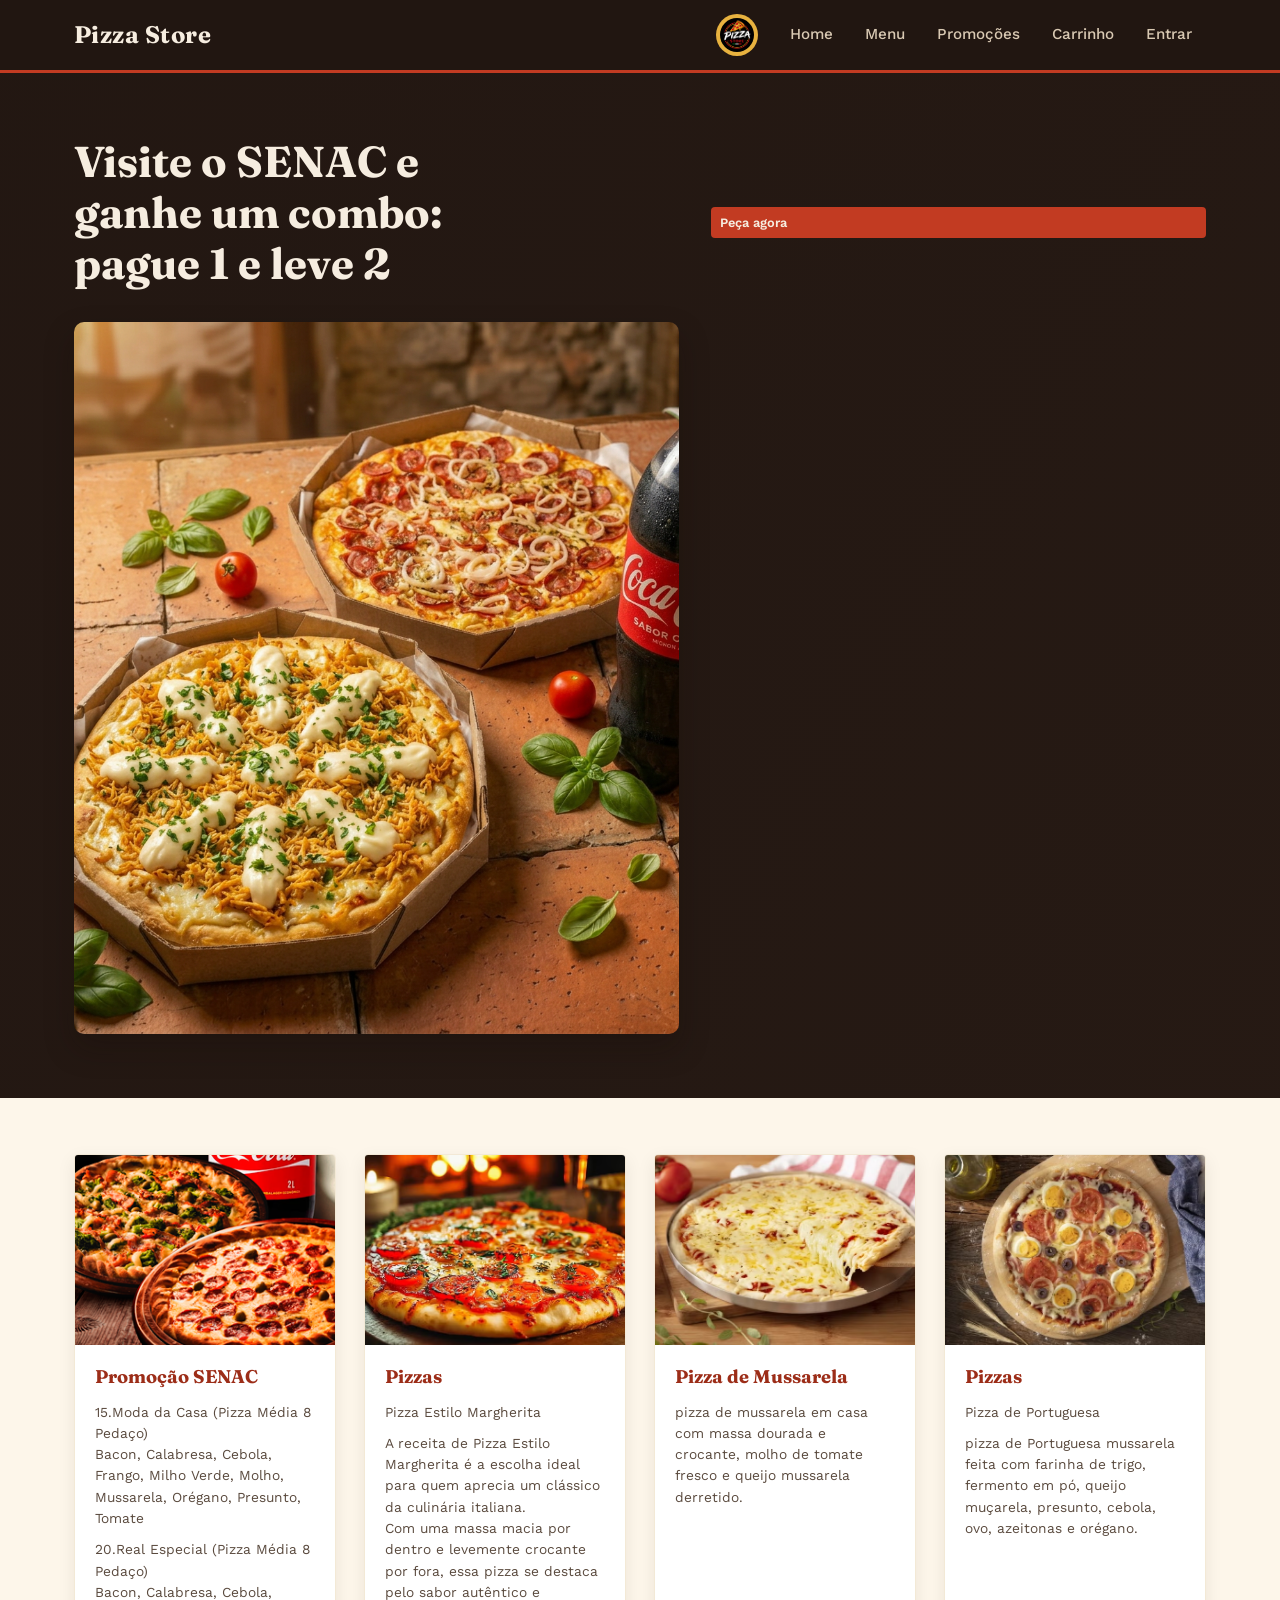
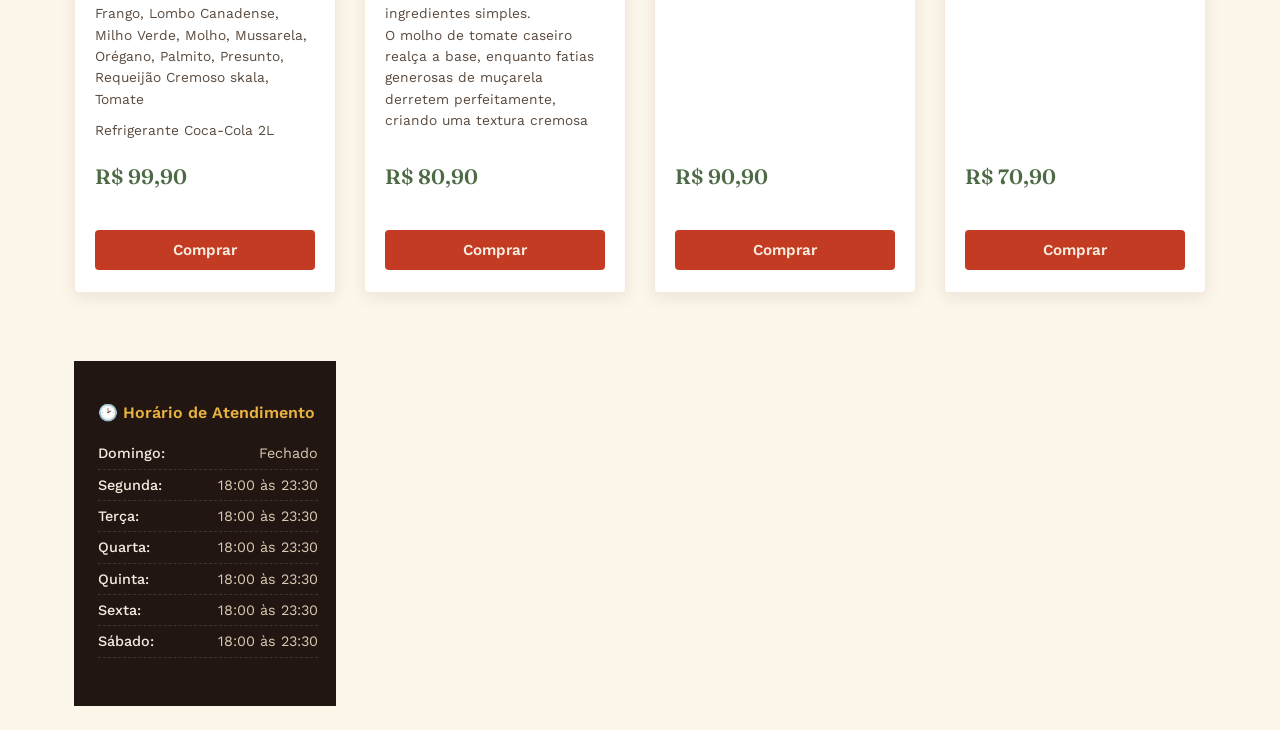
<file: site-da-brenda/index.html>
<!DOCTYPE html>
<html lang="pt-br">
<head>
    <meta charset="UTF-8">
    <meta name="viewport" content="width=device-width, initial-scale=1.0">
    <title>pizza</title>
    <link rel="stylesheet" href="style.css">
</head>
<body>
<!----------------------------Topo----------------------------------->
<header id="topo">
    <div id="inicial-topo">

            <h1>Pizza Store </h1>

            <img src="imagem/logo (1).png" alt="Logo Pizza Store">
        <nav>

            <a href="index.html">Home</a>
            <a href="menu.html">Menu</a>
            <a href="promo.html">Promoções</a>
            <a href="carrinho.html">Carrinho</a>
            <a href="login.html">Entrar</a>

        </nav>

    </div>
    
</header>
<!----------------------------inicio----------------------------------->
<section class="banner">
    <div id="inicio">

            <h1>Visite o SENAC e ganhe um combo: pague 1 e leve 2</h1>
            <a href="menu.html" class="cta">Peça agora</a>
            <img src="imagem/banner.png" alt="banner">

    </div>

</section>

<!----------------------------COMPRAS----------------------------------->

<section class="compras">
    <div class="card-compra">

            <img src="imagem/PRATO_1.png" alt="CARDS 1">

        <div class="card-conteudo">

                <h3 class="card-titulo">Promoção SENAC</h3>
                <p class="card-1">15.Moda da Casa (Pizza Média 8 Pedaço)<br>Bacon, Calabresa, Cebola, Frango, Milho Verde, Molho, Mussarela, Orégano, Presunto, Tomate</p>
                <p class="card-2">20.Real Especial (Pizza Média 8 Pedaço)<br>Bacon, Calabresa, Cebola, Frango, Lombo Canadense, Milho Verde, Molho, Mussarela, Orégano, Palmito, Presunto, Requeijão Cremoso skala, Tomate</p>
                <p class="card-3">Refrigerante Coca-Cola 2L</p>
                <p class="card-preco">R$ 99,90</p>
                <a href="carrinho.html#promocao"><button class="card-botao">Comprar</button></a>
        </div>

    </div>



<div class="card-compra">

            <img src="imagem/prato_2.avif" alt="CARDS 2">

        <div class="card-conteudo">

                <h3 class="card-titulo">Pizzas</h3>
                <p class="card-1">Pizza Estilo Margherita</p>
                <p class="card-2">A receita de Pizza Estilo Margherita é a escolha ideal para quem aprecia um clássico da culinária italiana. <br>
                Com uma massa macia por dentro e levemente crocante por fora, essa pizza se destaca pelo sabor autêntico e ingredientes simples. <br>
                O molho de tomate caseiro realça a base, enquanto fatias generosas de muçarela derretem perfeitamente, criando uma textura cremosa </p>
                <p class="card-preco">R$ 80,90</p>
                <a href="carrinho.html#margherita"><button class="card-botao">Comprar</button></a>
        </div>

    </div>

<div class="card-compra">

            <img src="imagem/prato_3.avif" alt="CARDS 3">

        <div class="card-conteudo">

                <h3 class="card-titulo">Pizza de Mussarela</h3>
                <p class="card-1">pizza de mussarela em casa com massa dourada e crocante, molho de tomate fresco e queijo mussarela derretido.</p>
                <p class="card-preco">R$ 90,90</p>
                <a href="carrinho.html#mussarela"><button class="card-botao">Comprar</button></a>
        </div>

    </div>

<div class="card-compra">

            <img src="imagem/prato_4.avif" alt="CARDS 4">

        <div class="card-conteudo">

                <h3 class="card-titulo">Pizzas</h3>
                <p class="card-1">Pizza de Portuguesa</p>
                <p class="card-2">pizza de Portuguesa mussarela feita com farinha de trigo, fermento em pó, queijo muçarela, presunto, cebola, ovo, azeitonas e orégano.</p>
                <p class="card-preco">R$ 70,90</p>
                <a href="carrinho.html#portuguesa"><button class="card-botao">Comprar</button></a>
        </div>

    </div>

<footer>

    <div class="info-cards">
        <div class="info-card">

            <h3>&#128337; Horário de Atendimento</h3>

            <ul>

                <li><strong>Domingo:</strong>Fechado</li>
                <li><strong>Segunda:</strong> 18:00 às 23:30</li>
                <li><strong>Terça:</strong> 18:00 às 23:30</li>
                <li><strong>Quarta:</strong> 18:00 às 23:30</li>
                <li><strong>Quinta:</strong> 18:00 às 23:30</li>
                <li><strong>Sexta:</strong> 18:00 às 23:30</li>
                <li><strong>Sábado:</strong> 18:00 às 23:30</li>

            </ul>

        </div>

</footer>

</section>





    
</body>
</html>
</file>
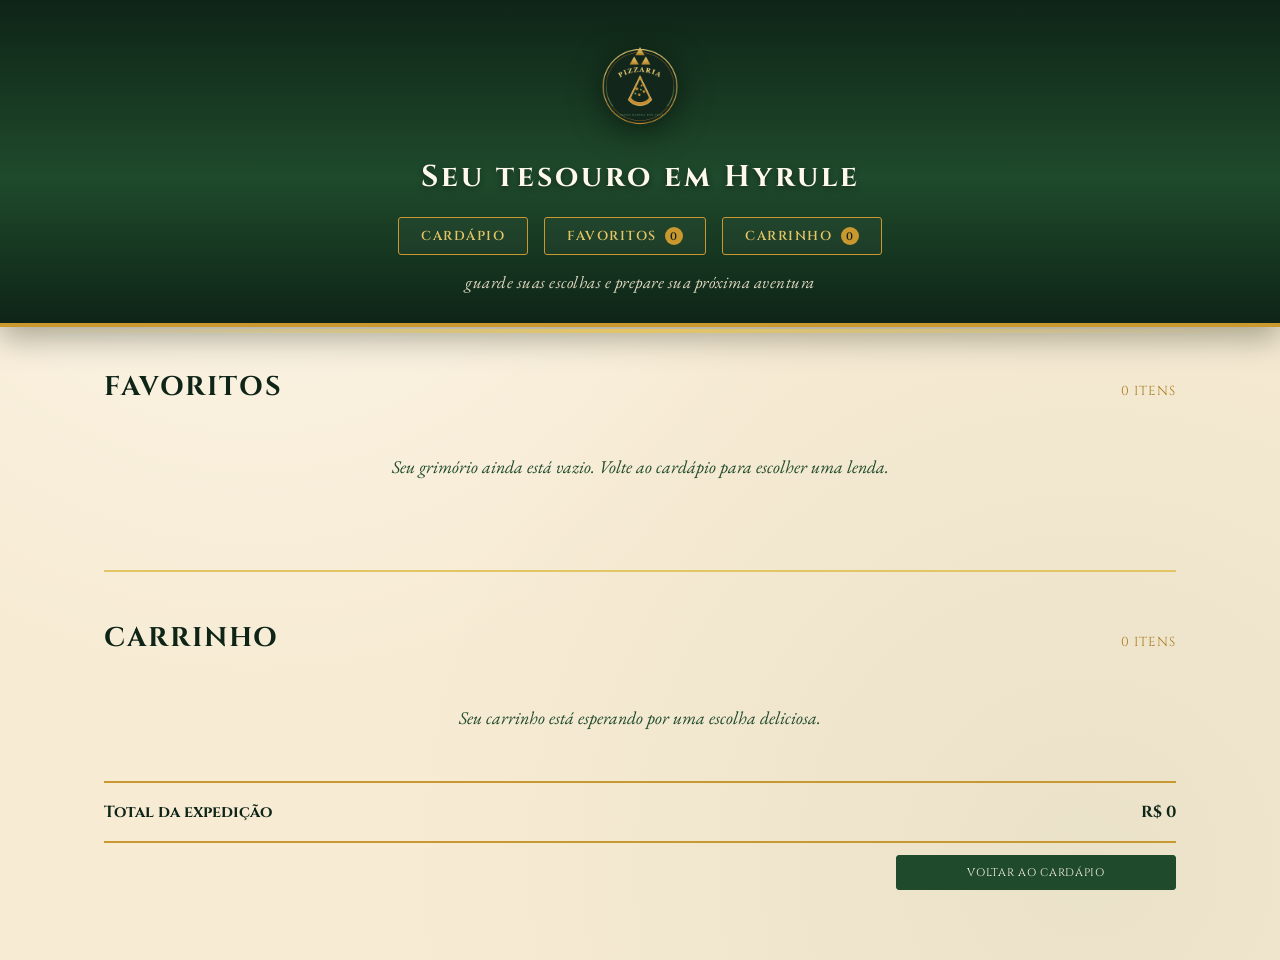
<file: continuando-o-richard/favoritos.html>
<!DOCTYPE html>
<html lang="pt-BR">
<head>
    <meta charset="UTF-8">
    <meta name="viewport" content="width=device-width, initial-scale=1.0">
    <title>Favoritos e carrinho | Hyrule Pizzaria</title>
    <link rel="stylesheet" href="css.css">
</head>
<body>
    <header class="compact-header">
        <h2>Seu tesouro em Hyrule</h2>
        <img src="logo_pizzaria_zelda_v2.png" class="logo" alt="Logotipo Hyrule Pizza">
        <nav>
            <a href="hidex.html">cardápio</a>
            <a href="#favoritos">favoritos <span class="nav-count" data-favorites-count>0</span></a>
            <a href="#carrinho">carrinho <span class="nav-count" data-cart-count>0</span></a>
        </nav>
        <p>guarde suas escolhas e prepare sua próxima aventura</p>
    </header>

    <main class="saved-page">
        <section id="favoritos" class="saved-section">
            <div class="section-heading">
                <h1>Favoritos</h1>
                <span class="section-count" data-favorites-count>0 itens</span>
            </div>
            <div class="saved-grid">
                <p class="empty-message">Seu grimório ainda está vazio. Volte ao cardápio para escolher uma lenda.</p>
            </div>
        </section>

        <section id="carrinho" class="saved-section cart-section">
            <div class="section-heading">
                <h1>Carrinho</h1>
                <span class="section-count" data-cart-count>0 itens</span>
            </div>
            <div class="cart-list">
                <p class="empty-message">Seu carrinho está esperando por uma escolha deliciosa.</p>
            </div>
            <div class="cart-summary">
                <strong>Total da expedição</strong>
                <strong>R$ 0</strong>
            </div>
            <a class="checkout-button" href="hidex.html">voltar ao cardápio</a>
        </section>
    </main>
</body>
</html>
</file>
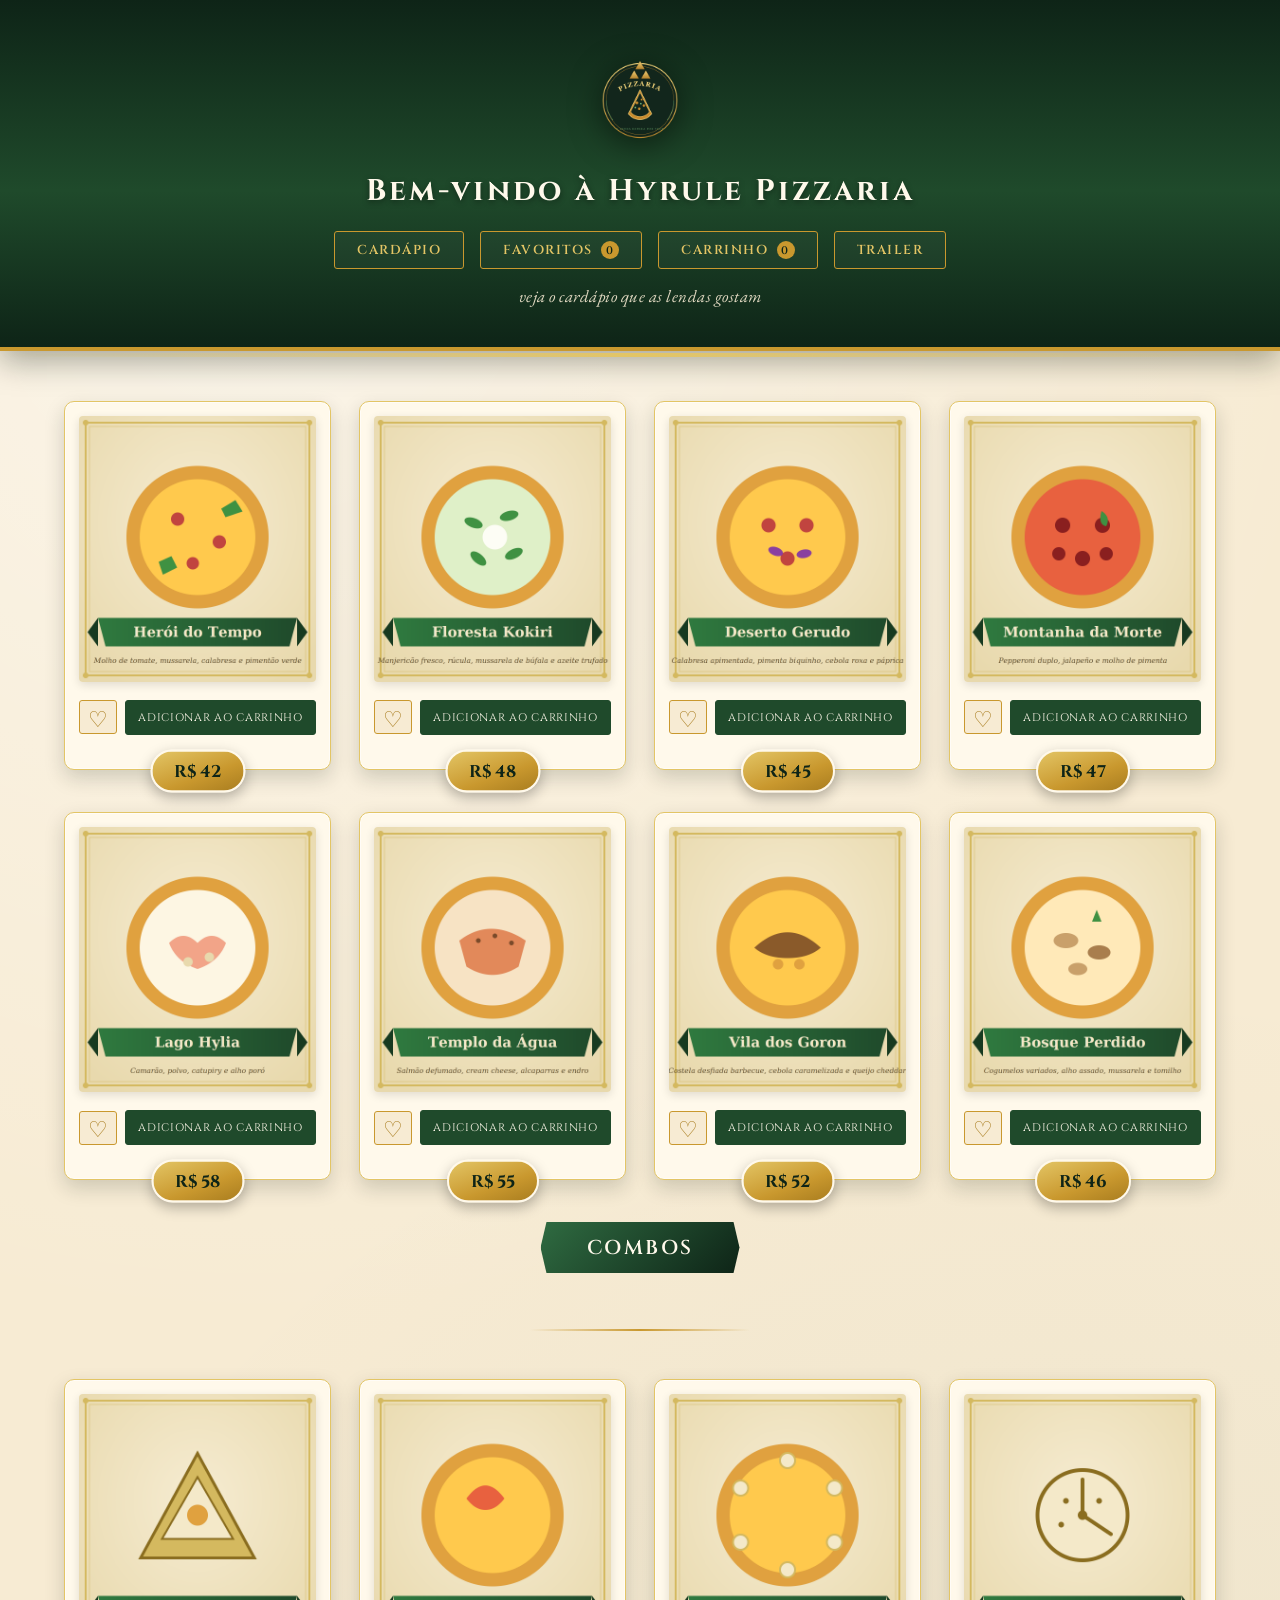
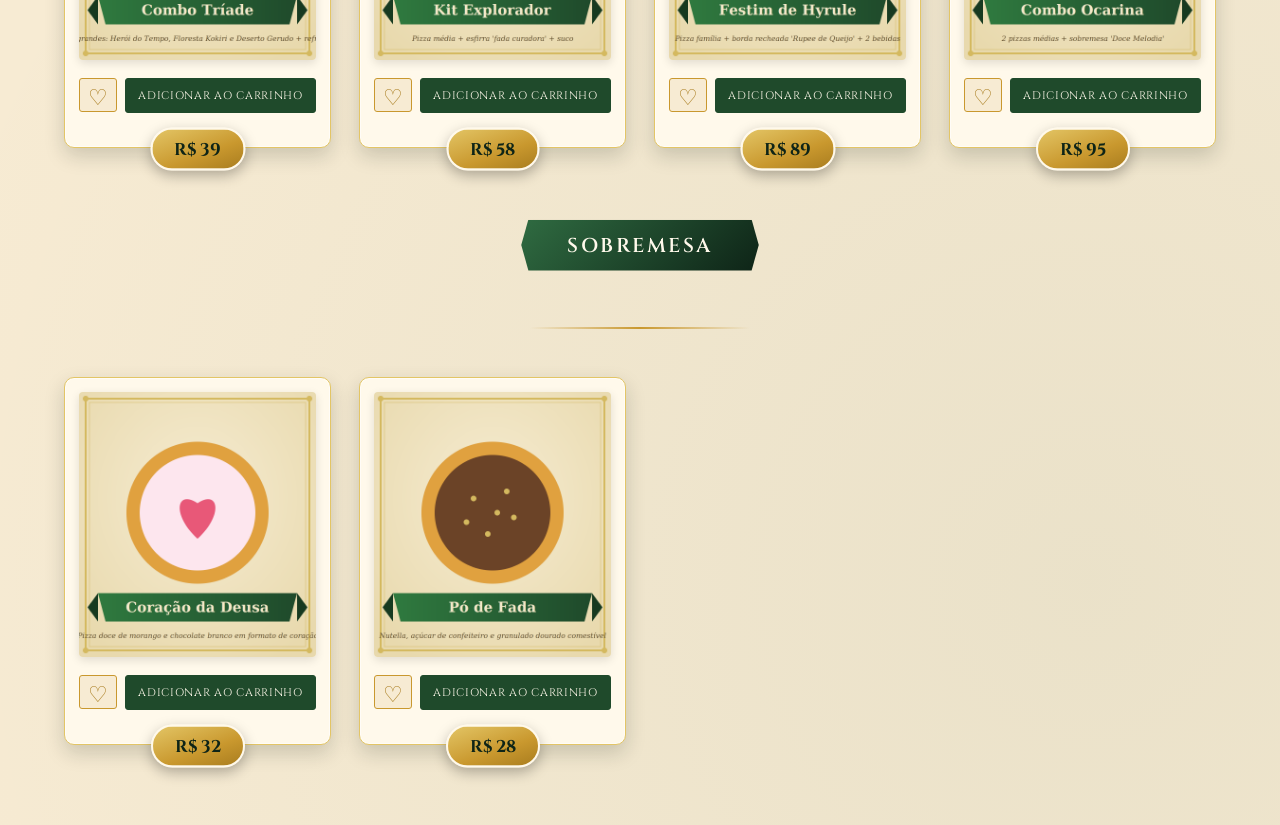
<file: continuando-o-richard/hidex.html>
<!DOCTYPE html>
<html lang="pt-BR">
<head>
    <meta charset="UTF-8">
    <meta name="viewport" content="width=device-width, initial-scale=1.0">
    <title>Hyrule Pizzaria</title>
    <link rel="stylesheet" href="css.css">
</head>
<body>
  
  <header>
    <h2>Bem-vindo à Hyrule Pizzaria</h2>
    <img src="logo_pizzaria_zelda_v2.png" class="logo" alt="Logotipo Hyrule Pizza">
    
    <nav>
        <a href="#cardapio">cardápio</a>
        <a href="favoritos.html">favoritos <span class="nav-count" data-favorites-count>0</span></a>
        <a href="favoritos.html#carrinho">carrinho <span class="nav-count" data-cart-count>0</span></a>
        <a href="https://www.youtube.com/watch?v=GuMNc3ZHauY">trailer</a>
    </nav>  

    <p>veja o cardápio que as lendas gostam</p>
  </header> 

    <main id="cardapio">
    <div class="pizza" data-product="heroi-do-tempo" data-name="Herói do Tempo" data-price="42">
        <img src="heroi_do_tempo.png" alt="Pizza Herói do Tempo">
        <h4>R$ 42</h4>
        <div class="card-actions"><input class="favorite-toggle" type="checkbox" id="favorite-heroi"><label class="favorite-button" for="favorite-heroi" aria-label="Adicionar Herói do Tempo aos favoritos">♡</label><label class="cart-button"><input class="cart-toggle" type="checkbox"><span class="cart-add">adicionar ao carrinho</span><span class="cart-added">adicionado ao carrinho</span></label></div>
    </div>

    <div class="pizza" data-product="floresta-kokiri" data-name="Floresta Kokiri" data-price="48">
        <img src="floresta_kokiri.png" alt="Pizza Floresta Kokiri">
        <h4>R$ 48</h4>
        <div class="card-actions"><input class="favorite-toggle" type="checkbox" id="favorite-floresta"><label class="favorite-button" for="favorite-floresta" aria-label="Adicionar Floresta Kokiri aos favoritos">♡</label><label class="cart-button"><input class="cart-toggle" type="checkbox"><span class="cart-add">adicionar ao carrinho</span><span class="cart-added">adicionado ao carrinho</span></label></div>
    </div>

    <div class="pizza" data-product="deserto-gerudo" data-name="Deserto Gerudo" data-price="45">
        <img src="deserto_gerudo.png" alt="Pizza Deserto Gerudo">
        <h4>R$ 45</h4>
        <div class="card-actions"><input class="favorite-toggle" type="checkbox" id="favorite-deserto"><label class="favorite-button" for="favorite-deserto" aria-label="Adicionar Deserto Gerudo aos favoritos">♡</label><label class="cart-button"><input class="cart-toggle" type="checkbox"><span class="cart-add">adicionar ao carrinho</span><span class="cart-added">adicionado ao carrinho</span></label></div>
    </div>

    <div class="pizza" data-product="montanha-da-morte" data-name="Montanha da Morte" data-price="47">
        <img src="montanha_da_morte.png" alt="Pizza Montanha da Morte">
        <h4>R$ 47</h4>
        <div class="card-actions"><input class="favorite-toggle" type="checkbox" id="favorite-montanha"><label class="favorite-button" for="favorite-montanha" aria-label="Adicionar Montanha da Morte aos favoritos">♡</label><label class="cart-button"><input class="cart-toggle" type="checkbox"><span class="cart-add">adicionar ao carrinho</span><span class="cart-added">adicionado ao carrinho</span></label></div>
    </div>

    <div class="pizza" data-product="lago-hylia" data-name="Lago Hylia" data-price="58">
        <img src="lago_hylia.png" alt="Pizza Lago Hylia">
        <h4>R$ 58</h4>
        <div class="card-actions"><input class="favorite-toggle" type="checkbox" id="favorite-lago"><label class="favorite-button" for="favorite-lago" aria-label="Adicionar Lago Hylia aos favoritos">♡</label><label class="cart-button"><input class="cart-toggle" type="checkbox"><span class="cart-add">adicionar ao carrinho</span><span class="cart-added">adicionado ao carrinho</span></label></div>
    </div>

    <div class="pizza" data-product="templo-da-agua" data-name="Templo da Água" data-price="55">
        <img src="templo_da_agua.png" alt="Pizza Templo da Água">
        <h4>R$ 55</h4>
        <div class="card-actions"><input class="favorite-toggle" type="checkbox" id="favorite-templo"><label class="favorite-button" for="favorite-templo" aria-label="Adicionar Templo da Água aos favoritos">♡</label><label class="cart-button"><input class="cart-toggle" type="checkbox"><span class="cart-add">adicionar ao carrinho</span><span class="cart-added">adicionado ao carrinho</span></label></div>
    </div>

    <div class="pizza" data-product="vila-dos-goron" data-name="Vila dos Goron" data-price="52">
        <img src="vila_dos_goron.png" alt="Pizza Vila dos Goron">
        <h4>R$ 52</h4>
        <div class="card-actions"><input class="favorite-toggle" type="checkbox" id="favorite-vila"><label class="favorite-button" for="favorite-vila" aria-label="Adicionar Vila dos Goron aos favoritos">♡</label><label class="cart-button"><input class="cart-toggle" type="checkbox"><span class="cart-add">adicionar ao carrinho</span><span class="cart-added">adicionado ao carrinho</span></label></div>
    </div>

    <div class="pizza" data-product="bosque-perdido" data-name="Bosque Perdido" data-price="46">
        <img src="bosque_perdido.png" alt="Pizza Bosque Perdido">
        <h4>R$ 46</h4>
        <div class="card-actions"><input class="favorite-toggle" type="checkbox" id="favorite-bosque"><label class="favorite-button" for="favorite-bosque" aria-label="Adicionar Bosque Perdido aos favoritos">♡</label><label class="cart-button"><input class="cart-toggle" type="checkbox"><span class="cart-add">adicionar ao carrinho</span><span class="cart-added">adicionado ao carrinho</span></label></div>
    </div>

    <h3>combos</h3>
    <hr>

    <div class="combos" data-product="combo-triade" data-name="Combo Tríade" data-price="39">
        <img src="combo_triade.png" alt="Combo Tríade">
        <h4>R$ 39</h4>
        <div class="card-actions"><input class="favorite-toggle" type="checkbox" id="favorite-triade"><label class="favorite-button" for="favorite-triade" aria-label="Adicionar Combo Tríade aos favoritos">♡</label><label class="cart-button"><input class="cart-toggle" type="checkbox"><span class="cart-add">adicionar ao carrinho</span><span class="cart-added">adicionado ao carrinho</span></label></div>
    </div>

    <div class="combos" data-product="kit-explorador" data-name="Kit Explorador" data-price="58">
        <img src="kit_explorador.png" alt="Kit Explorador">
        <h4>R$ 58</h4>
        <div class="card-actions"><input class="favorite-toggle" type="checkbox" id="favorite-kit"><label class="favorite-button" for="favorite-kit" aria-label="Adicionar Kit Explorador aos favoritos">♡</label><label class="cart-button"><input class="cart-toggle" type="checkbox"><span class="cart-add">adicionar ao carrinho</span><span class="cart-added">adicionado ao carrinho</span></label></div>
    </div>

    <div class="combos" data-product="festim-de-hyrule" data-name="Festim de Hyrule" data-price="89">
        <img src="festim_de_hyrule.png" alt="Combo Festim de Hyrule">
        <h4>R$ 89</h4>
        <div class="card-actions"><input class="favorite-toggle" type="checkbox" id="favorite-festim"><label class="favorite-button" for="favorite-festim" aria-label="Adicionar Festim de Hyrule aos favoritos">♡</label><label class="cart-button"><input class="cart-toggle" type="checkbox"><span class="cart-add">adicionar ao carrinho</span><span class="cart-added">adicionado ao carrinho</span></label></div>
    </div>

    <div class="combos" data-product="combo-ocarina" data-name="Combo Ocarina" data-price="95">
        <img src="combo_ocarina.png" alt="Combo Ocarina">
        <h4>R$ 95</h4>
        <div class="card-actions"><input class="favorite-toggle" type="checkbox" id="favorite-ocarina"><label class="favorite-button" for="favorite-ocarina" aria-label="Adicionar Combo Ocarina aos favoritos">♡</label><label class="cart-button"><input class="cart-toggle" type="checkbox"><span class="cart-add">adicionar ao carrinho</span><span class="cart-added">adicionado ao carrinho</span></label></div>
    </div>

    <h3>Sobremesa</h3>
    <hr> 

    <div class="sobremesa" data-product="coracao-da-deusa" data-name="Coração da Deusa" data-price="32">
        <img src="coracao_da_deusa.png" alt="Sobremesa Coração da Deusa">
        <h4>R$ 32</h4>
        <div class="card-actions"><input class="favorite-toggle" type="checkbox" id="favorite-coracao"><label class="favorite-button" for="favorite-coracao" aria-label="Adicionar Coração da Deusa aos favoritos">♡</label><label class="cart-button"><input class="cart-toggle" type="checkbox"><span class="cart-add">adicionar ao carrinho</span><span class="cart-added">adicionado ao carrinho</span></label></div>
    </div>

    <div class="sobremesa" data-product="po-de-fada" data-name="Pó de Fada" data-price="28">
        <img src="po_de_fada.png" alt="Sobremesa Pó de Fada">
        <h4>R$ 28</h4>
        <div class="card-actions"><input class="favorite-toggle" type="checkbox" id="favorite-po"><label class="favorite-button" for="favorite-po" aria-label="Adicionar Pó de Fada aos favoritos">♡</label><label class="cart-button"><input class="cart-toggle" type="checkbox"><span class="cart-add">adicionar ao carrinho</span><span class="cart-added">adicionado ao carrinho</span></label></div>
    </div>
  </main>

</body>
</html>
</file>
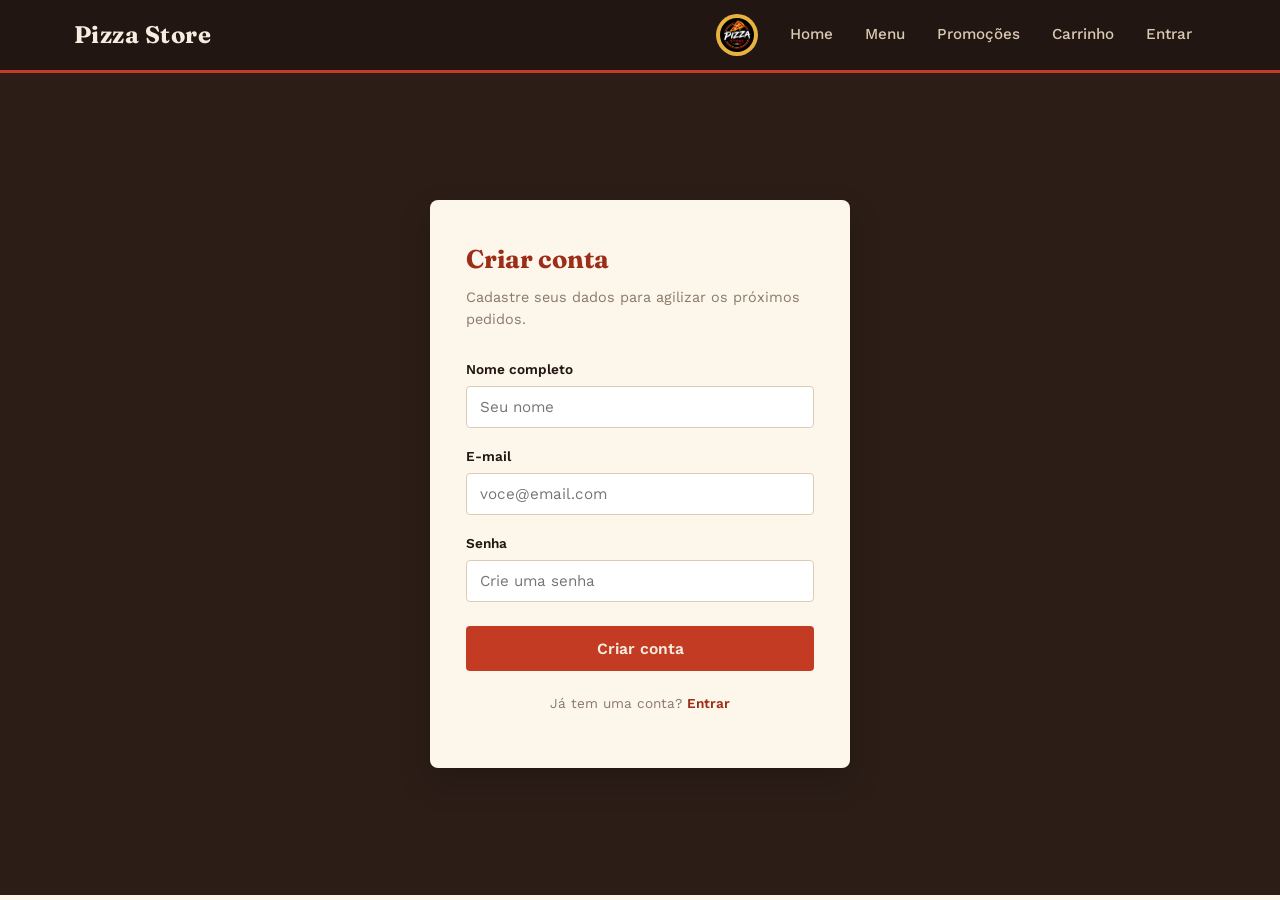
<file: site-da-brenda/cadastro.html>
<!DOCTYPE html>
<html lang="pt-br">
<head>
    <meta charset="UTF-8">
    <meta name="viewport" content="width=device-width, initial-scale=1.0">
    <title>Cadastro | Pizza Store</title>
    <link rel="stylesheet" href="style.css">
</head>
<body>
<header id="topo">
    <div id="inicial-topo">
        <h1>Pizza Store</h1>
        <img src="imagem/logo (1).png" alt="Logo Pizza Store">
        <nav>
            <a href="index.html">Home</a>
            <a href="menu.html">Menu</a>
            <a href="promo.html">Promoções</a>
            <a href="carrinho.html">Carrinho</a>
            <a href="login.html">Entrar</a>
        </nav>
    </div>
</header>

<main class="auth-wrapper">
    <section class="auth-card" aria-labelledby="titulo-cadastro">
        <h2 id="titulo-cadastro">Criar conta</h2>
        <p class="auth-sub">Cadastre seus dados para agilizar os próximos pedidos.</p>
        <form action="login.html" method="get">
            <div class="campo">
                <label for="nome">Nome completo</label>
                <input type="text" id="nome" name="nome" placeholder="Seu nome" required>
            </div>
            <div class="campo">
                <label for="email">E-mail</label>
                <input type="email" id="email" name="email" placeholder="voce@email.com" required>
            </div>
            <div class="campo">
                <label for="senha">Senha</label>
                <input type="password" id="senha" name="senha" placeholder="Crie uma senha" required>
            </div>
            <button type="submit" class="btn-primario">Criar conta</button>
        </form>
        <p class="auth-rodape">Já tem uma conta? <a href="login.html">Entrar</a></p>
    </section>
</main>
</body>
</html>
</file>
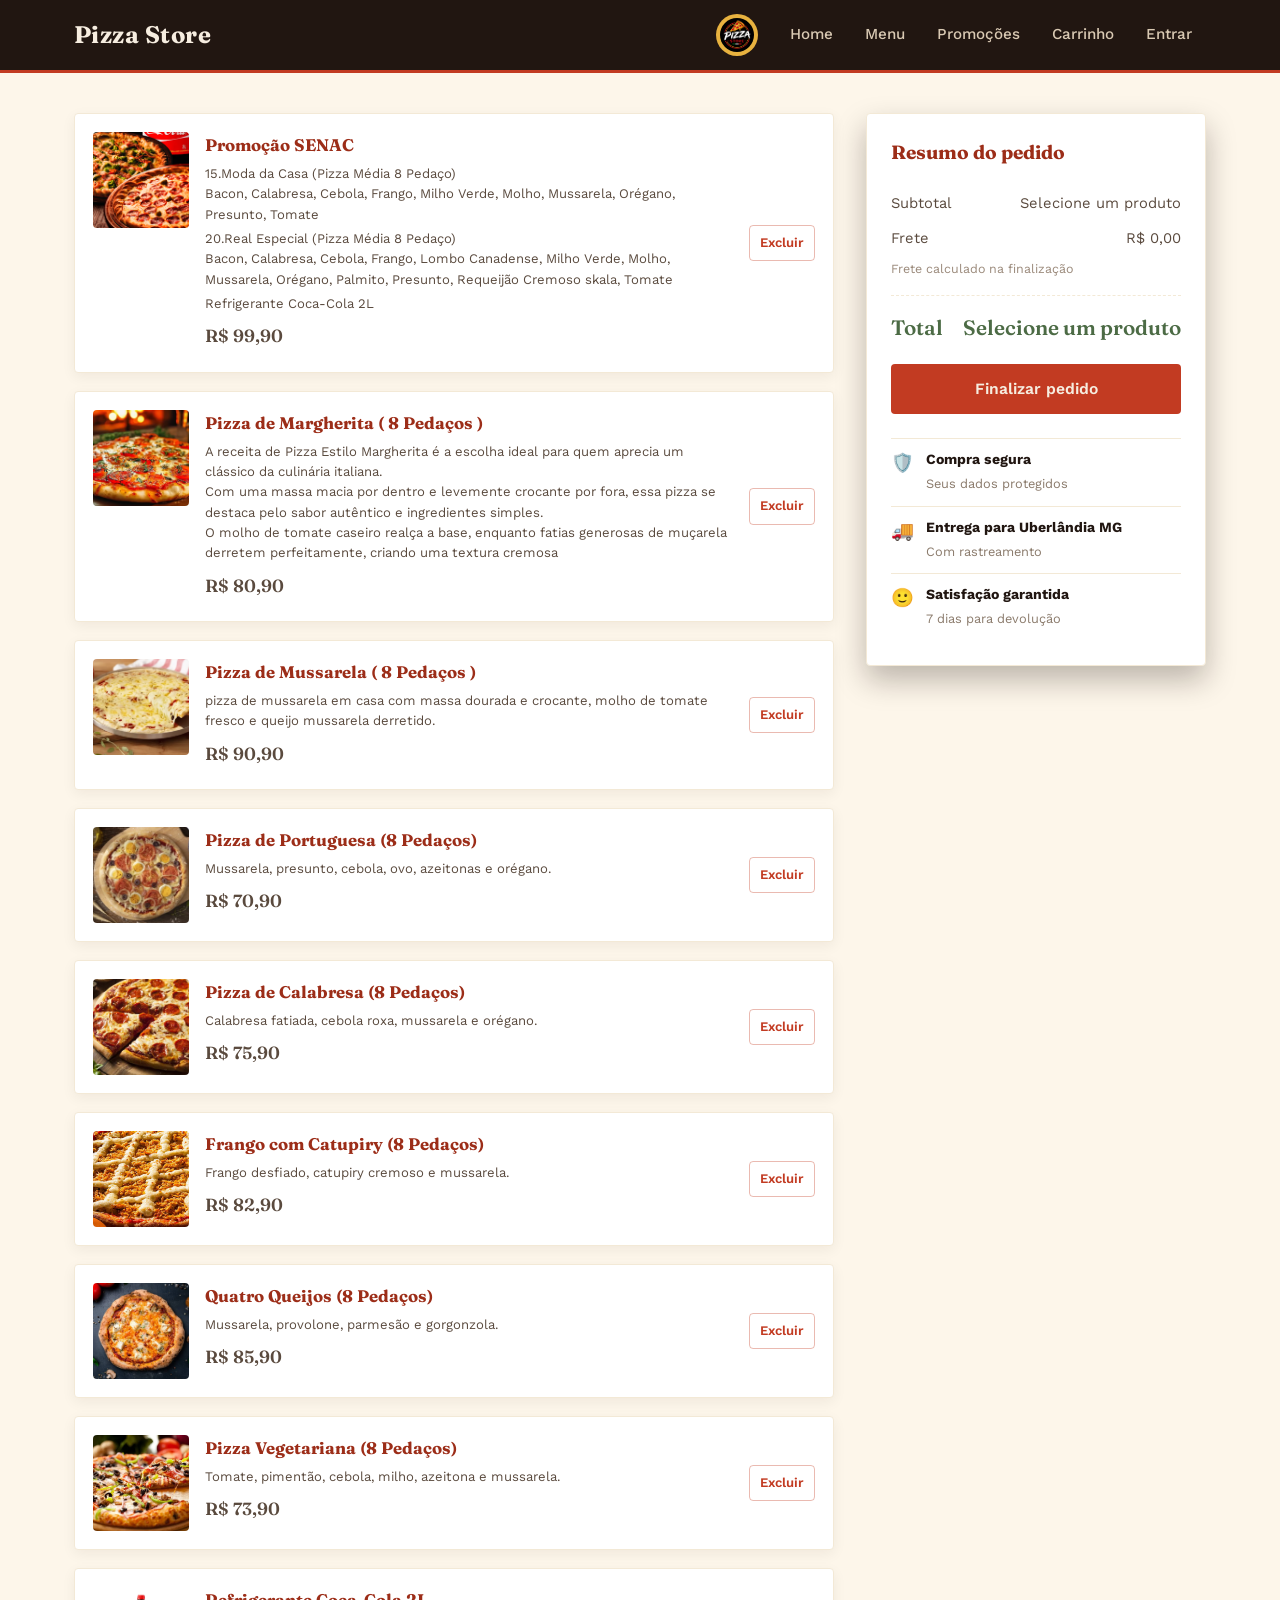
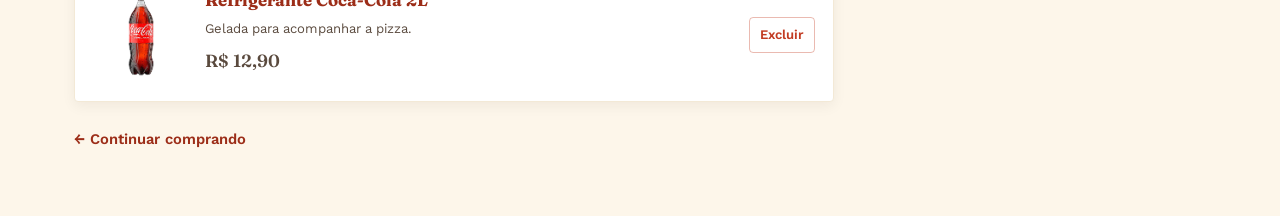
<file: site-da-brenda/carrinho.html>
<!DOCTYPE html>
<html lang="pt-br">
<head>
    <meta charset="UTF-8">
    <meta name="viewport" content="width=device-width, initial-scale=1.0">
    <title>carrinho</title>
    <link rel="stylesheet" href="style.css">
</head>
<body>
<!---Topo--->
<header id="topo">
    <div id="inicial-topo">

            <h1>Pizza Store </h1>

            <img src="imagem/logo (1).png" alt="Logo Pizza Store">

        <nav>

            <a href="index.html">Home</a>
            <a href="menu.html">Menu</a>
            <a href="promo.html">Promoções</a>
            <a href="carrinho.html">Carrinho</a>
            <a href="login.html">Entrar</a>

        </nav>
    
    </div>

</header>

<div class="container">

    <div class="cart-list">
      <input class="remover-toggle" id="remover-promocao" type="checkbox">
      <div class="cart-item" id="promocao">
        <div class="produto">

          <img src="imagem/PRATO_1.png" alt="promoçao SENAC">

          <div class="produto-info">

            <h3>Promoção SENAC</h3>
            <p>15.Moda da Casa (Pizza Média 8 Pedaço)<br>Bacon, Calabresa, Cebola, Frango, Milho Verde, Molho, Mussarela, Orégano, Presunto, Tomate</p>
            <p>20.Real Especial (Pizza Média 8 Pedaço)<br>Bacon, Calabresa, Cebola, Frango, Lombo Canadense, Milho Verde, Molho, Mussarela, Orégano, Palmito, Presunto, Requeijão Cremoso skala, Tomate</p>
            <p>Refrigerante Coca-Cola 2L</p>
            <p class="card-preco">R$ 99,90</p>

          </div>

        </div>

        <label class="btn-remover" for="remover-promocao">Excluir</label>

      </div>

      <input class="remover-toggle" id="remover-margherita" type="checkbox">
      <div class="cart-item" id="margherita">
        <div class="produto">

          <img src="imagem/prato_2.avif" alt="pizza Margherita">

          <div class="produto-info">

            <h3>Pizza de Margherita ( 8 Pedaços )</h3>
            <p>A receita de Pizza Estilo Margherita é a escolha ideal para quem aprecia um clássico da culinária italiana. <br>
            Com uma massa macia por dentro e levemente crocante por fora, essa pizza se destaca pelo sabor autêntico e ingredientes simples. <br>
            O molho de tomate caseiro realça a base, enquanto fatias generosas de muçarela derretem perfeitamente, criando uma textura cremosa </p>
            <p class="card-preco">R$ 80,90</p>
            

          </div>

        </div>

        <label class="btn-remover" for="remover-margherita">Excluir</label>

      </div>

      <input class="remover-toggle" id="remover-mussarela" type="checkbox">
      <div class="cart-item" id="mussarela">
        <div class="produto">

          <img src="imagem/prato_3.avif" alt="Pizza de Mussarela">

          <div class="produto-info">

            <h3>Pizza de Mussarela ( 8 Pedaços )</h3>
             <p> pizza de mussarela em casa com massa dourada e crocante, molho de tomate fresco e queijo mussarela derretido.</p>
            <p class="card-preco">R$ 90,90</p>
            

          </div>

        </div>

        <label class="btn-remover" for="remover-mussarela">Excluir</label>

      </div>

      <input class="remover-toggle" id="remover-portuguesa" type="checkbox">
      <div class="cart-item" id="portuguesa">
        <div class="produto">
          <img src="imagem/prato_4.avif" alt="Pizza de Portuguesa">
          <div class="produto-info">
            <h3>Pizza de Portuguesa (8 Pedaços)</h3>
            <p>Mussarela, presunto, cebola, ovo, azeitonas e orégano.</p>
            <p class="card-preco">R$ 70,90</p>
          </div>
        </div>
        <label class="btn-remover" for="remover-portuguesa">Excluir</label>
      </div>

      <input class="remover-toggle" id="remover-calabresa" type="checkbox">
      <div class="cart-item" id="calabresa">
        <div class="produto">
          <img src="imagem/prato_5.jpg" alt="Pizza de Calabresa">
          <div class="produto-info">
            <h3>Pizza de Calabresa (8 Pedaços)</h3>
            <p>Calabresa fatiada, cebola roxa, mussarela e orégano.</p>
            <p class="card-preco">R$ 75,90</p>
          </div>
        </div>
        <label class="btn-remover" for="remover-calabresa">Excluir</label>
      </div>

      <input class="remover-toggle" id="remover-frango" type="checkbox">
      <div class="cart-item" id="frango">
        <div class="produto">
          <img src="imagem/prato_6.jpg" alt="Pizza de Frango com Catupiry">
          <div class="produto-info">
            <h3>Frango com Catupiry (8 Pedaços)</h3>
            <p>Frango desfiado, catupiry cremoso e mussarela.</p>
            <p class="card-preco">R$ 82,90</p>
          </div>
        </div>
        <label class="btn-remover" for="remover-frango">Excluir</label>
      </div>

      <input class="remover-toggle" id="remover-quatro-queijos" type="checkbox">
      <div class="cart-item" id="quatro-queijos">
        <div class="produto">
          <img src="imagem/prato_7.jpg" alt="Pizza Quatro Queijos">
          <div class="produto-info">
            <h3>Quatro Queijos (8 Pedaços)</h3>
            <p>Mussarela, provolone, parmesão e gorgonzola.</p>
            <p class="card-preco">R$ 85,90</p>
          </div>
        </div>
        <label class="btn-remover" for="remover-quatro-queijos">Excluir</label>
      </div>

      <input class="remover-toggle" id="remover-vegetariana" type="checkbox">
      <div class="cart-item" id="vegetariana">
        <div class="produto">
          <img src="imagem/prato_8.webp" alt="Pizza Vegetariana">
          <div class="produto-info">
            <h3>Pizza Vegetariana (8 Pedaços)</h3>
            <p>Tomate, pimentão, cebola, milho, azeitona e mussarela.</p>
            <p class="card-preco">R$ 73,90</p>
          </div>
        </div>
        <label class="btn-remover" for="remover-vegetariana">Excluir</label>
      </div>

      <input class="remover-toggle" id="remover-coca-cola" type="checkbox">
      <div class="cart-item" id="coca-cola">
        <div class="produto">
          <img src="imagem/prato_9.webp" alt="Coca-Cola 2 litros">
          <div class="produto-info">
            <h3>Refrigerante Coca-Cola 2L</h3>
            <p>Gelada para acompanhar a pizza.</p>
            <p class="card-preco">R$ 12,90</p>
          </div>
        </div>
        <label class="btn-remover" for="remover-coca-cola">Excluir</label>
      </div>

      <a href="menu.html" class="continuar">← Continuar comprando</a>
    </div>

    <!-- Resumo do pedido -->
    <aside class="resumo-card">

      <h2>Resumo do pedido</h2>

      <div class="resumo-linha">

        <span>Subtotal</span>
        <span id="subtotalValor">
          <span class="preco-padrao">Selecione um produto</span>
          <span class="preco-opcao" id="preco-promocao">R$ 99,90</span>
          <span class="preco-opcao" id="preco-margherita">R$ 80,90</span>
          <span class="preco-opcao" id="preco-mussarela">R$ 90,90</span>
          <span class="preco-opcao" id="preco-portuguesa">R$ 70,90</span>
          <span class="preco-opcao" id="preco-calabresa">R$ 75,90</span>
          <span class="preco-opcao" id="preco-frango">R$ 82,90</span>
          <span class="preco-opcao" id="preco-quatro-queijos">R$ 85,90</span>
          <span class="preco-opcao" id="preco-vegetariana">R$ 73,90</span>
          <span class="preco-opcao" id="preco-coca-cola">R$ 12,90</span>
        </span>

      </div>

      <div class="resumo-linha">

        <span>Frete</span>
        <span>R$ 0,00</span>

      </div>

      <p class="frete-obs">Frete calculado na finalização</p>

      <hr class="resumo-divisor">

      <div class="resumo-total">

        <span>Total</span>
        <span id="totalValor">
          <span class="preco-padrao">Selecione um produto</span>
          <span class="preco-opcao" id="total-promocao">R$ 99,90</span>
          <span class="preco-opcao" id="total-margherita">R$ 80,90</span>
          <span class="preco-opcao" id="total-mussarela">R$ 90,90</span>
          <span class="preco-opcao" id="total-portuguesa">R$ 70,90</span>
          <span class="preco-opcao" id="total-calabresa">R$ 75,90</span>
          <span class="preco-opcao" id="total-frango">R$ 82,90</span>
          <span class="preco-opcao" id="total-quatro-queijos">R$ 85,90</span>
          <span class="preco-opcao" id="total-vegetariana">R$ 73,90</span>
          <span class="preco-opcao" id="total-coca-cola">R$ 12,90</span>
        </span>

      </div>

      <a class="btn-finalizar" href="pedido.html">Finalizar pedido</a>
     

      <div class="info-item">

        <span class="icon">🛡️</span>

        <div>
          <strong>Compra segura</strong>
          <span>Seus dados protegidos</span>

        </div>

      </div>

      <div class="info-item">
        <span class="icon">🚚</span>

        <div>

          <strong>Entrega para Uberlândia MG</strong>
          <span>Com rastreamento</span>

        </div>

      </div>

      <div class="info-item">

        <span class="icon">🙂</span>

        <div>

          <strong>Satisfação garantida</strong>
          <span>7 dias para devolução</span>

        </div>

      </div>
    </aside>

  </div>

</body>
</html>
</file>
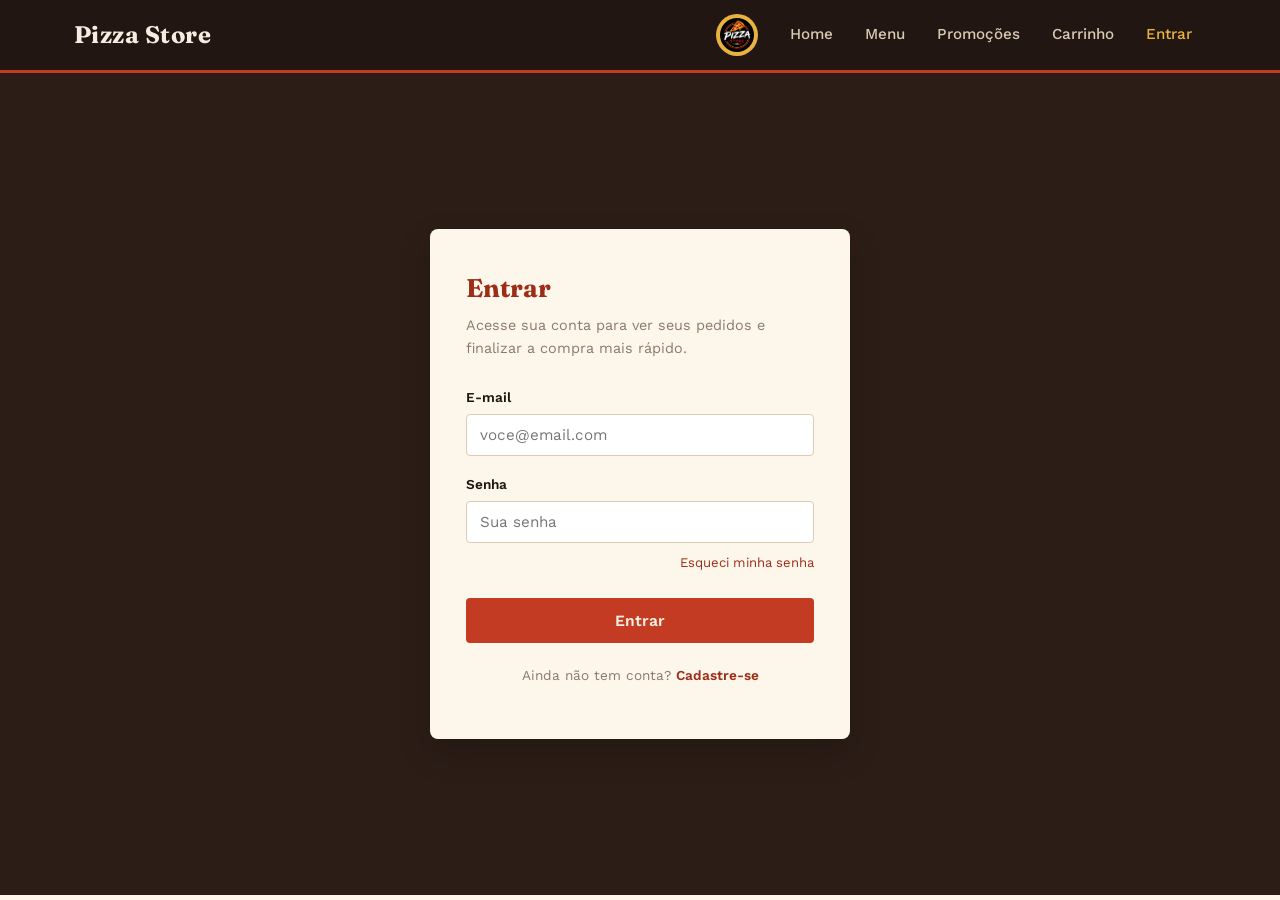
<file: site-da-brenda/login.html>
<!DOCTYPE html>
<html lang="pt-br">
<head>
    <meta charset="UTF-8">
    <meta name="viewport" content="width=device-width, initial-scale=1.0">
    <title>login</title>
    <link rel="stylesheet" href="style.css">
</head>
<body>
<!----------------------------Topo----------------------------------->
<header id="topo">
    <div id="inicial-topo">

            <h1>Pizza Store </h1>

            <img src="imagem/logo (1).png" alt="Logo Pizza Store">

        <nav>

            <a href="index.html">Home</a>
            <a href="menu.html">Menu</a>
            <a href="promo.html">Promoções</a>
            <a href="carrinho.html">Carrinho</a>
            <a href="login.html" class="ativo">Entrar</a>

        </nav>

    </div>

</header>

<div class="auth-wrapper">
    <div class="auth-card">

        <h2>Entrar</h2>
        <p class="auth-sub">Acesse sua conta para ver seus pedidos e finalizar a compra mais rápido.</p>

        <form action="index.html" method="get">

            <div class="campo">
                <label for="email">E-mail</label>
                <input type="email" id="email" name="email" placeholder="voce@email.com" required>
            </div>

            <div class="campo">
                <label for="senha">Senha</label>
                <input type="password" id="senha" name="senha" placeholder="Sua senha" required>
            </div>

            <p class="auth-esqueci"><a href="#">Esqueci minha senha</a></p>

            <button type="submit" class="btn-primario">Entrar</button>

        </form>

        <p class="auth-rodape">Ainda não tem conta? <a href="cadastro.html">Cadastre-se</a></p>

    </div>
</div>

</body>
</html>
</file>
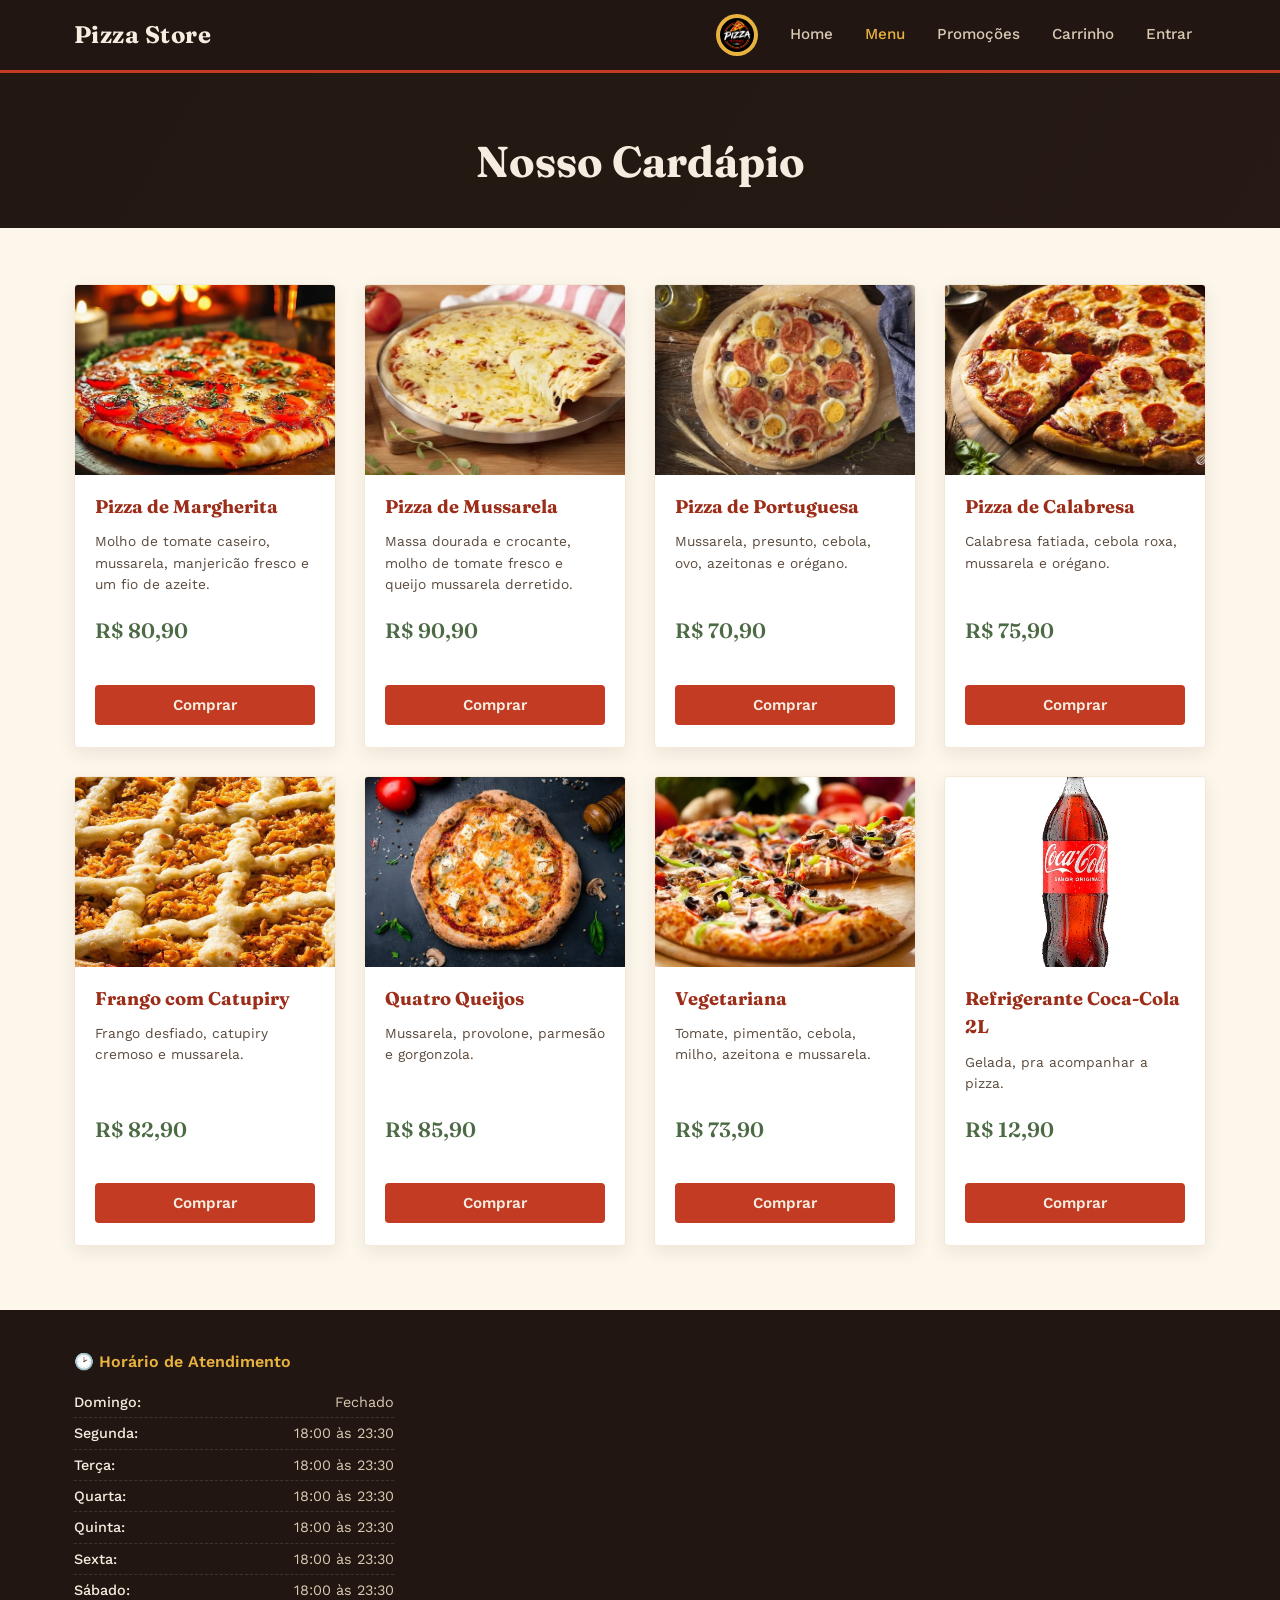
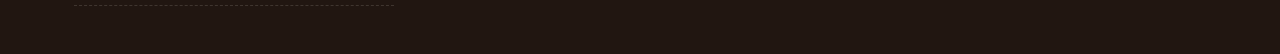
<file: site-da-brenda/menu.html>
<!DOCTYPE html>
<html lang="pt-br">
<head>
    <meta charset="UTF-8">
    <meta name="viewport" content="width=device-width, initial-scale=1.0">
    <title>menu</title>
    <link rel="stylesheet" href="style.css">
</head>
<body>
<!----------------------------Topo----------------------------------->
<header id="topo">
    <div id="inicial-topo">

            <h1>Pizza Store </h1>

            <img src="imagem/logo (1).png" alt="Logo Pizza Store">

        <nav>

            <a href="index.html">Home</a>
            <a href="menu.html" class="ativo">Menu</a>
            <a href="promo.html">Promoções</a>
            <a href="carrinho.html">Carrinho</a>
            <a href="login.html">Entrar</a>

        </nav>

    </div>

</header>

<!----------------------------CARDÁPIO----------------------------------->
<section class="banner">
    <div id="inicio" style="grid-template-columns: 1fr; text-align:center; padding-bottom: 40px;">
        <h1 style="max-width:none;">Nosso Cardápio</h1>
    </div>
</section>

<section class="compras">

    <div class="card-compra">
        <img src="imagem/prato_2.avif" alt="Pizza Margherita">
        <div class="card-conteudo">
            <h3 class="card-titulo">Pizza de Margherita</h3>
            <p class="card-1">Molho de tomate caseiro, mussarela, manjericão fresco e um fio de azeite.</p>
            <p class="card-preco">R$ 80,90</p>
            <a href="carrinho.html#margherita"><button class="card-botao">Comprar</button></a>
        </div>
    </div>

    <div class="card-compra">
        <img src="imagem/prato_3.avif" alt="Pizza de Mussarela">
        <div class="card-conteudo">
            <h3 class="card-titulo">Pizza de Mussarela</h3>
            <p class="card-1">Massa dourada e crocante, molho de tomate fresco e queijo mussarela derretido.</p>
            <p class="card-preco">R$ 90,90</p>
            <a href="carrinho.html#mussarela"><button class="card-botao">Comprar</button></a>
        </div>
    </div>

    <div class="card-compra">
        <img src="imagem/prato_4.avif" alt="Pizza de Portuguesa">
        <div class="card-conteudo">
            <h3 class="card-titulo">Pizza de Portuguesa</h3>
            <p class="card-1">Mussarela, presunto, cebola, ovo, azeitonas e orégano.</p>
            <p class="card-preco">R$ 70,90</p>
            <a href="carrinho.html#portuguesa"><button class="card-botao">Comprar</button></a>
        </div>
    </div>

    <div class="card-compra">
        <img src="imagem/prato_5.jpg" alt="Pizza de Calabresa">
        <div class="card-conteudo">
            <h3 class="card-titulo">Pizza de Calabresa</h3>
            <p class="card-1">Calabresa fatiada, cebola roxa, mussarela e orégano.</p>
            <p class="card-preco">R$ 75,90</p>
            <a href="carrinho.html#calabresa"><button class="card-botao">Comprar</button></a>
        </div>
    </div>

    <div class="card-compra">
        <img src="imagem/prato_6.jpg" alt="Pizza de Frango com Catupiry">
        <div class="card-conteudo">
            <h3 class="card-titulo">Frango com Catupiry</h3>
            <p class="card-1">Frango desfiado, catupiry cremoso e mussarela.</p>
            <p class="card-preco">R$ 82,90</p>
            <a href="carrinho.html#frango"><button class="card-botao">Comprar</button></a>
        </div>
    </div>

    <div class="card-compra">
        <img src="imagem/prato_7.jpg" alt="Pizza Quatro Queijos">
        <div class="card-conteudo">
            <h3 class="card-titulo">Quatro Queijos</h3>
            <p class="card-1">Mussarela, provolone, parmesão e gorgonzola.</p>
            <p class="card-preco">R$ 85,90</p>
            <a href="carrinho.html#quatro-queijos"><button class="card-botao">Comprar</button></a>
        </div>
    </div>

    <div class="card-compra">
        <img src="imagem/prato_8.webp" alt="Pizza Vegetariana">
        <div class="card-conteudo">
            <h3 class="card-titulo">Vegetariana</h3>
            <p class="card-1">Tomate, pimentão, cebola, milho, azeitona e mussarela.</p>
            <p class="card-preco">R$ 73,90</p>
            <a href="carrinho.html#vegetariana"><button class="card-botao">Comprar</button></a>
        </div>
    </div>

    <div class="card-compra">
        <img src="imagem/prato_9.webp" alt="Coca-Cola 2 litros">
        <div class="card-conteudo">
            <h3 class="card-titulo">Refrigerante Coca-Cola 2L</h3>
            <p class="card-1">Gelada, pra acompanhar a pizza.</p>
            <p class="card-preco">R$ 12,90</p>
            <a href="carrinho.html#coca-cola"><button class="card-botao">Comprar</button></a>
        </div>
    </div>

</section>

<footer>

    <div class="info-cards">
        <div class="info-card">

            <h3>&#128337; Horário de Atendimento</h3>

            <ul>

                <li><strong>Domingo:</strong>Fechado</li>
                <li><strong>Segunda:</strong> 18:00 às 23:30</li>
                <li><strong>Terça:</strong> 18:00 às 23:30</li>
                <li><strong>Quarta:</strong> 18:00 às 23:30</li>
                <li><strong>Quinta:</strong> 18:00 às 23:30</li>
                <li><strong>Sexta:</strong> 18:00 às 23:30</li>
                <li><strong>Sábado:</strong> 18:00 às 23:30</li>

            </ul>

        </div>

    </div>

</footer>

</body>
</html>
</file>
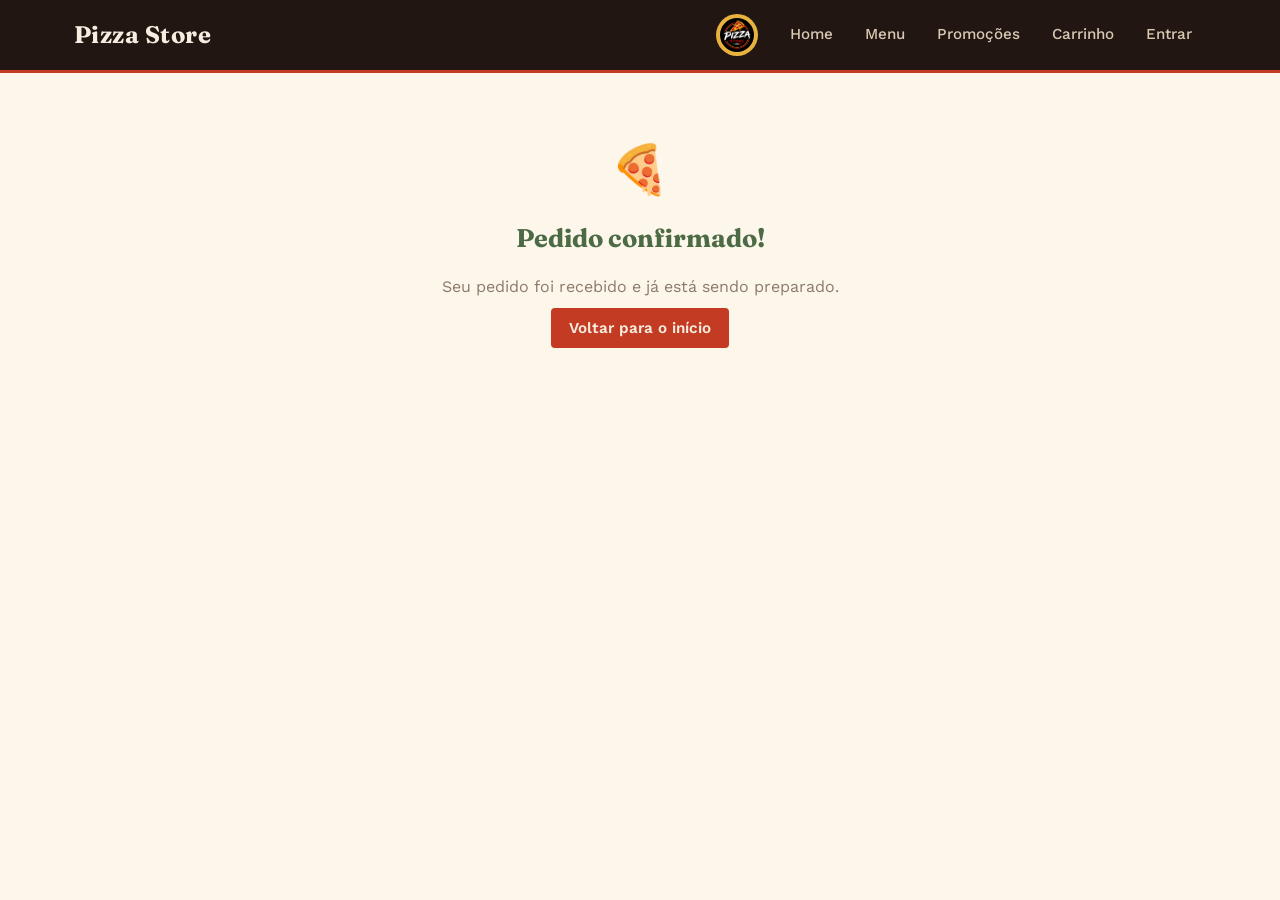
<file: site-da-brenda/pedido-confirmado.html>
<!DOCTYPE html>
<html lang="pt-br">
<head>
    <meta charset="UTF-8">
    <meta name="viewport" content="width=device-width, initial-scale=1.0">
    <title>Pedido confirmado | Pizza Store</title>
    <link rel="stylesheet" href="style.css">
</head>
<body>
<header id="topo">
    <div id="inicial-topo">
        <h1>Pizza Store</h1>
        <img src="imagem/logo (1).png" alt="Logo Pizza Store">
        <nav>
            <a href="index.html">Home</a>
            <a href="menu.html">Menu</a>
            <a href="promo.html">Promoções</a>
            <a href="carrinho.html">Carrinho</a>
            <a href="login.html">Entrar</a>
        </nav>
    </div>
</header>

<main class="pedido-container confirmacao">
    <div class="icone" aria-hidden="true">&#127829;</div>
    <h2>Pedido confirmado!</h2>
    <p>Seu pedido foi recebido e já está sendo preparado.</p>
    <a href="index.html" class="card-botao">Voltar para o início</a>
</main>
</body>
</html>
</file>
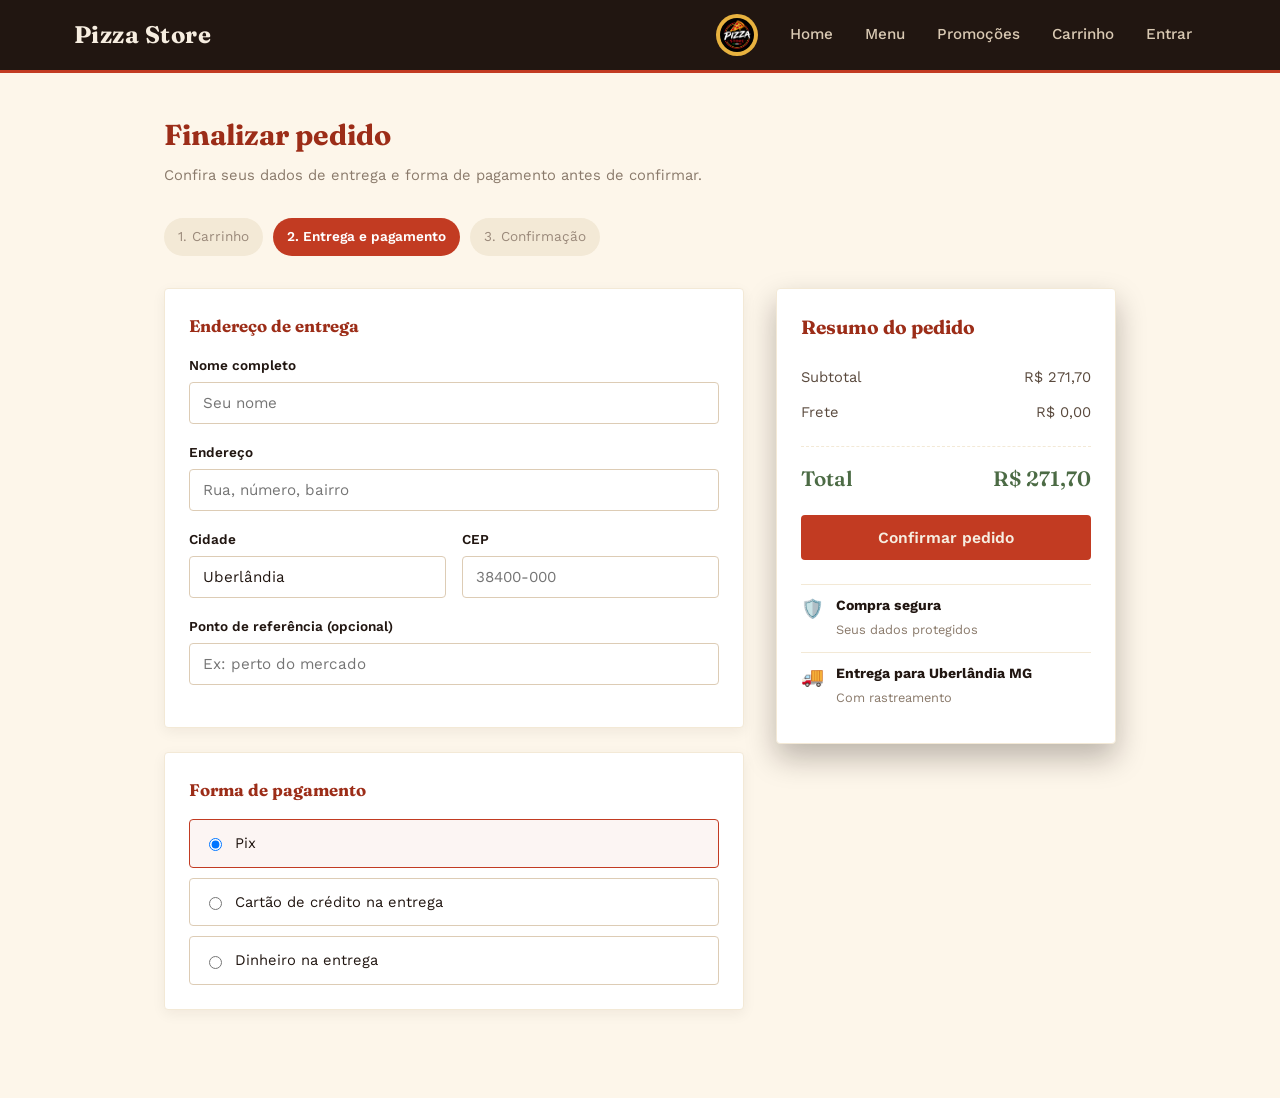
<file: site-da-brenda/pedido.html>
<!DOCTYPE html>
<html lang="pt-br">
<head>
    <meta charset="UTF-8">
    <meta name="viewport" content="width=device-width, initial-scale=1.0">
    <title>pedido</title>
    <link rel="stylesheet" href="style.css">
</head>
<body>
<!----------------------------Topo----------------------------------->
<header id="topo">
    <div id="inicial-topo">

            <h1>Pizza Store </h1>

            <img src="imagem/logo (1).png" alt="Logo Pizza Store">

        <nav>

            <a href="index.html">Home</a>
            <a href="menu.html">Menu</a>
            <a href="promo.html">Promoções</a>
            <a href="carrinho.html">Carrinho</a>
            <a href="login.html">Entrar</a>

        </nav>

    </div>

</header>

<div class="pedido-container" id="telaCheckout">

    <h1 class="pedido-titulo">Finalizar pedido</h1>
    <p class="pedido-sub">Confira seus dados de entrega e forma de pagamento antes de confirmar.</p>

    <div class="etapas">
        <span class="etapa">1. Carrinho</span>
        <span class="etapa ativa">2. Entrega e pagamento</span>
        <span class="etapa">3. Confirmação</span>
    </div>

    <form action="pedido-confirmado.html" method="get">
        <div class="pedido-grade">

            <div>
                <div class="pedido-secao">
                    <h3>Endereço de entrega</h3>

                    <div class="campo">
                        <label for="nome">Nome completo</label>
                        <input type="text" id="nome" placeholder="Seu nome" required>
                    </div>

                    <div class="campo">
                        <label for="endereco">Endereço</label>
                        <input type="text" id="endereco" placeholder="Rua, número, bairro" required>
                    </div>

                    <div class="linha-dupla">
                        <div class="campo">
                            <label for="cidade">Cidade</label>
                            <input type="text" id="cidade" value="Uberlândia" required>
                        </div>
                        <div class="campo">
                            <label for="cep">CEP</label>
                            <input type="text" id="cep" placeholder="38400-000" required>
                        </div>
                    </div>

                    <div class="campo">
                        <label for="referencia">Ponto de referência (opcional)</label>
                        <input type="text" id="referencia" placeholder="Ex: perto do mercado">
                    </div>
                </div>

                <div class="pedido-secao">
                    <h3>Forma de pagamento</h3>

                    <div class="pagamento-opcoes">
                        <label class="pagamento-opcao">
                            <input type="radio" name="pagamento" value="pix" checked>
                            Pix
                        </label>
                        <label class="pagamento-opcao">
                            <input type="radio" name="pagamento" value="cartao">
                            Cartão de crédito na entrega
                        </label>
                        <label class="pagamento-opcao">
                            <input type="radio" name="pagamento" value="dinheiro">
                            Dinheiro na entrega
                        </label>
                    </div>
                </div>
            </div>

            <div class="resumo-card">
                <h2>Resumo do pedido</h2>

                <div class="resumo-linha">
                    <span>Subtotal</span>
                    <span>R$ 271,70</span>
                </div>

                <div class="resumo-linha">
                    <span>Frete</span>
                    <span>R$ 0,00</span>
                </div>

                <hr class="resumo-divisor">

                <div class="resumo-total">
                    <span>Total</span>
                    <span>R$ 271,70</span>
                </div>

                <button type="submit" class="btn-finalizar">Confirmar pedido</button>

                <div class="info-item">
                    <span class="icon">🛡️</span>
                    <div>
                        <strong>Compra segura</strong>
                        <span>Seus dados protegidos</span>
                    </div>
                </div>

                <div class="info-item">
                    <span class="icon">🚚</span>
                    <div>
                        <strong>Entrega para Uberlândia MG</strong>
                        <span>Com rastreamento</span>
                    </div>
                </div>
            </div>

        </div>
    </form>

</div>

</body>
</html>
</file>
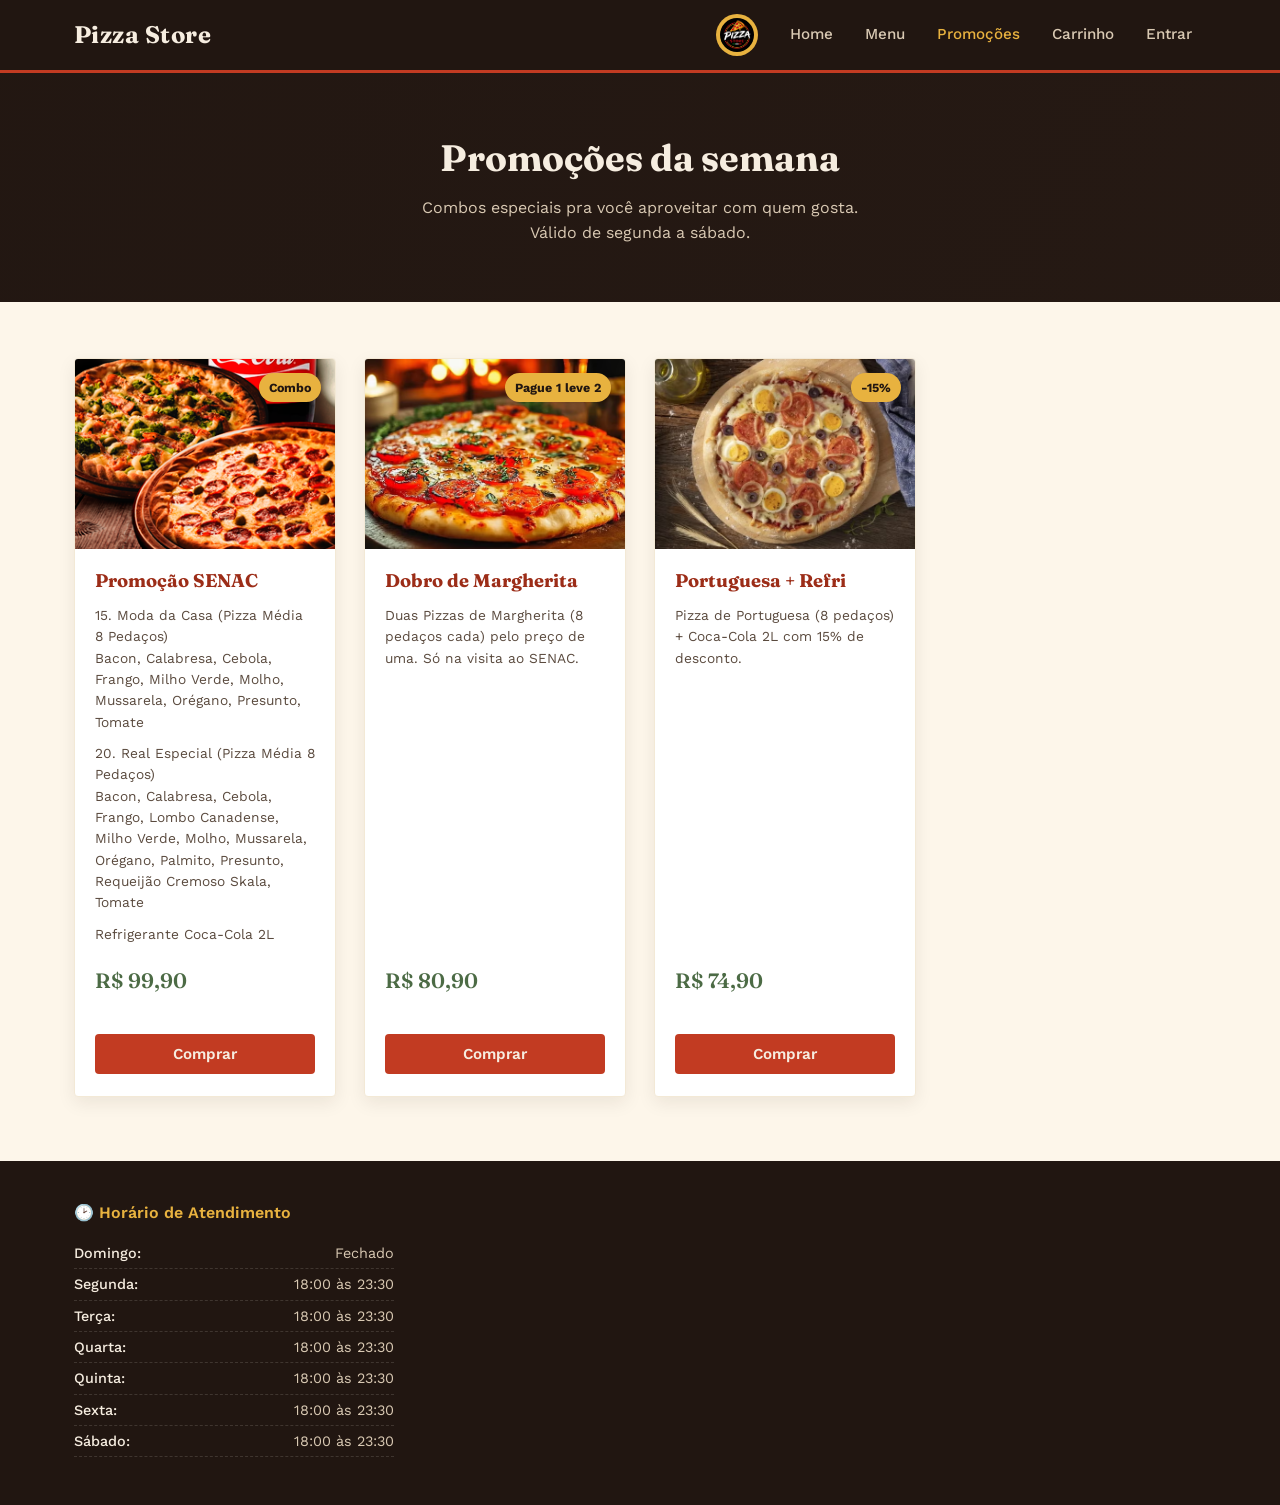
<file: site-da-brenda/promo.html>
<!DOCTYPE html>
<html lang="pt-br">
<head>
    <meta charset="UTF-8">
    <meta name="viewport" content="width=device-width, initial-scale=1.0">
    <title>promoções</title>
    <link rel="stylesheet" href="style.css">
</head>
<body>
<!----------------------------Topo----------------------------------->
<header id="topo">
    <div id="inicial-topo">

            <h1>Pizza Store </h1>

            <img src="imagem/logo (1).png" alt="Logo Pizza Store">

        <nav>

            <a href="index.html">Home</a>
            <a href="menu.html">Menu</a>
            <a href="promo.html" class="ativo">Promoções</a>
            <a href="carrinho.html">Carrinho</a>
            <a href="login.html">Entrar</a>

        </nav>

    </div>

</header>

<section class="promo-hero">
    <h1>Promoções da semana</h1>
    <p>Combos especiais pra você aproveitar com quem gosta. Válido de segunda a sábado.</p>
</section>

<section class="compras">

    <div class="card-compra">
        <span class="selo-desconto">Combo</span>
        <img src="imagem/PRATO_1.png" alt="Promoção SENAC">
        <div class="card-conteudo">
            <h3 class="card-titulo">Promoção SENAC</h3>
            <p class="card-1">15. Moda da Casa (Pizza Média 8 Pedaços)<br>Bacon, Calabresa, Cebola, Frango, Milho Verde, Molho, Mussarela, Orégano, Presunto, Tomate</p>
            <p class="card-2">20. Real Especial (Pizza Média 8 Pedaços)<br>Bacon, Calabresa, Cebola, Frango, Lombo Canadense, Milho Verde, Molho, Mussarela, Orégano, Palmito, Presunto, Requeijão Cremoso Skala, Tomate</p>
            <p class="card-3">Refrigerante Coca-Cola 2L</p>
            <p class="card-preco">R$ 99,90</p>
            <a href="carrinho.html#promocao"><button class="card-botao">Comprar</button></a>
        </div>
    </div>

    <div class="card-compra">
        <span class="selo-desconto">Pague 1 leve 2</span>
        <img src="imagem/prato_2.avif" alt="Combo Margherita em dobro">
        <div class="card-conteudo">
            <h3 class="card-titulo">Dobro de Margherita</h3>
            <p class="card-1">Duas Pizzas de Margherita (8 pedaços cada) pelo preço de uma. Só na visita ao SENAC.</p>
            <p class="card-preco">R$ 80,90</p>
            <a href="carrinho.html#margherita"><button class="card-botao">Comprar</button></a>
        </div>
    </div>

    <div class="card-compra">
        <span class="selo-desconto">-15%</span>
        <img src="imagem/prato_4.avif" alt="Combo Portuguesa e refrigerante">
        <div class="card-conteudo">
            <h3 class="card-titulo">Portuguesa + Refri</h3>
            <p class="card-1">Pizza de Portuguesa (8 pedaços) + Coca-Cola 2L com 15% de desconto.</p>
            <p class="card-preco">R$ 74,90</p>
            <a href="carrinho.html#portuguesa"><button class="card-botao">Comprar</button></a>
        </div>
    </div>

</section>

<footer>

    <div class="info-cards">
        <div class="info-card">

            <h3>&#128337; Horário de Atendimento</h3>

            <ul>

                <li><strong>Domingo:</strong>Fechado</li>
                <li><strong>Segunda:</strong> 18:00 às 23:30</li>
                <li><strong>Terça:</strong> 18:00 às 23:30</li>
                <li><strong>Quarta:</strong> 18:00 às 23:30</li>
                <li><strong>Quinta:</strong> 18:00 às 23:30</li>
                <li><strong>Sexta:</strong> 18:00 às 23:30</li>
                <li><strong>Sábado:</strong> 18:00 às 23:30</li>

            </ul>

        </div>

    </div>

</footer>

</body>
</html>
</file>
<file: site-da-brenda/style.css>
/* =========================================================
   PIZZA STORE — style.css
   Paleta: forno a lenha (carvão/tijolo) + tomate + semolina
   ========================================================= */

@import url('https://fonts.googleapis.com/css2?family=Fraunces:opsz,wght@9..144,500;9..144,600;9..144,700&family=Work+Sans:wght@400;500;600&display=swap');

:root {
  --carvao: #211611;
  --carvao-suave: #2c1e17;
  --tijolo: #c23b22;
  --tijolo-escuro: #9c2d18;
  --semolina: #e8b23f;
  --creme: #fdf6ea;
  --creme-suave: #f3e9d6;
  --texto-claro: #f6ede0;
  --texto-suave: #d9c9b3;
  --verde-manjericao: #4c6b45;
  --borda: rgba(246, 237, 224, 0.14);
  --sombra: 0 14px 30px rgba(20, 12, 8, 0.28);
  --raio: 4px;
  --fonte-titulo: 'Fraunces', Georgia, serif;
  --fonte-corpo: 'Work Sans', Arial, sans-serif;
}

* { box-sizing: border-box; }

html { scroll-behavior: smooth; }

body {
  margin: 0;
  font-family: var(--fonte-corpo);
  background: var(--creme);
  color: var(--carvao);
  line-height: 1.55;
}

img { max-width: 100%; display: block; }

a { color: inherit; text-decoration: none; }

h1, h2, h3 {
  font-family: var(--fonte-titulo);
  margin: 0;
  color: inherit;
}

button {
  font-family: var(--fonte-corpo);
  cursor: pointer;
  border: none;
}

:focus-visible {
  outline: 3px solid var(--semolina);
  outline-offset: 2px;
}

/* ---------------------------------------------------------
   TOPO / NAV
   --------------------------------------------------------- */
header#topo {
  background: var(--carvao);
  border-bottom: 3px solid var(--tijolo);
  position: sticky;
  top: 0;
  z-index: 50;
}

#inicial-topo {
  max-width: 1180px;
  margin: 0 auto;
  padding: 14px 24px;
  display: flex;
  align-items: center;
  gap: 18px;
  flex-wrap: wrap;
}

#inicial-topo img {
  height: 42px;
  width: 42px;
  object-fit: contain;
  border-radius: 50%;
  background: var(--semolina);
  padding: 4px;
}

#inicial-topo h1 {
  font-size: 1.5rem;
  color: var(--texto-claro);
  letter-spacing: 0.02em;
  margin-right: auto;
}

#inicial-topo nav {
  display: flex;
  gap: 4px;
  flex-wrap: wrap;
}

#inicial-topo nav a {
  color: var(--texto-suave);
  font-size: 0.95rem;
  font-weight: 500;
  padding: 8px 14px;
  border-radius: var(--raio);
  transition: background 0.15s ease, color 0.15s ease;
}

#inicial-topo nav a:hover,
#inicial-topo nav a:focus-visible {
  background: rgba(246, 237, 224, 0.08);
  color: var(--texto-claro);
}

#inicial-topo nav a.ativo {
  color: var(--semolina);
}

/* ---------------------------------------------------------
   BANNER (index)
   --------------------------------------------------------- */
section.banner {
  background:
    linear-gradient(120deg, rgba(33, 22, 17, 0.86), rgba(33, 22, 17, 0.55)),
    var(--carvao-suave);
  color: var(--texto-claro);
}

#inicio {
  max-width: 1180px;
  margin: 0 auto;
  padding: 64px 24px;
  display: grid;
  grid-template-columns: 1.1fr 0.9fr;
  align-items: center;
  gap: 32px;
}

#inicio h1 {
  font-size: clamp(1.8rem, 3.4vw, 2.7rem);
  line-height: 1.18;
  max-width: 16ch;
  color: var(--texto-claro);
}

#inicio h2 {
  margin-top: 18px;
  display: inline-block;
  background: var(--tijolo);
  color: var(--texto-claro);
  font-family: var(--fonte-corpo);
  font-weight: 600;
  font-size: 1rem;
  padding: 12px 26px;
  border-radius: var(--raio);
  transition: background 0.15s ease;
}

.cta {
  margin-top: 18px;
  display: inline-block;
  background: var(--tijolo);
  color: var(--texto-claro);
  font-size: 0.8rem;
  font-weight: 600;
  padding: 6px 9px;
  border-radius: var(--raio);
}

.cta:hover { background: var(--tijolo-escuro); }

#inicio h2:hover { background: var(--tijolo-escuro); }

#inicio img {
  border-radius: 10px;
  box-shadow: var(--sombra);
}

/* ---------------------------------------------------------
   CARDS DE PRODUTO (index, menu, promo)
   --------------------------------------------------------- */
section.compras {
  max-width: 1180px;
  margin: 0 auto;
  padding: 56px 24px 24px;
  display: grid;
  grid-template-columns: repeat(auto-fill, minmax(250px, 1fr));
  gap: 28px;
}

.card-compra {
  background: #fff;
  border: 1px solid var(--creme-suave);
  border-radius: var(--raio);
  overflow: hidden;
  box-shadow: 0 6px 18px rgba(33, 22, 17, 0.08);
  display: flex;
  flex-direction: column;
  transition: transform 0.15s ease, box-shadow 0.15s ease;
}

.card-compra:hover {
  transform: translateY(-4px);
  box-shadow: 0 16px 28px rgba(33, 22, 17, 0.14);
}

.card-compra > img {
  height: 190px;
  width: 100%;
  object-fit: cover;
  background: var(--creme-suave);
}

.card-conteudo {
  padding: 18px 20px 22px;
  display: flex;
  flex-direction: column;
  gap: 6px;
  flex: 1;
}

.card-titulo {
  font-size: 1.15rem;
  color: var(--tijolo-escuro);
  margin-bottom: 4px;
}

.card-1, .card-2, .card-3 {
  font-size: 0.86rem;
  color: #5a4a3e;
  margin: 0 0 4px;
}

.card-preco {
  margin-top: auto;
  padding-top: 10px;
  font-family: var(--fonte-titulo);
  font-size: 1.3rem;
  font-weight: 600;
  color: var(--verde-manjericao);
}

.card-botao {
  margin-top: 10px;
  background: var(--tijolo);
  color: var(--texto-claro);
  font-weight: 600;
  font-size: 0.95rem;
  padding: 11px 18px;
  border-radius: var(--raio);
  width: 100%;
  transition: background 0.15s ease;
}

.card-botao:hover { background: var(--tijolo-escuro); }

/* ---------------------------------------------------------
   FOOTER
   --------------------------------------------------------- */
footer {
  background: var(--carvao);
  color: var(--texto-suave);
  margin-top: 40px;
}

.info-cards {
  max-width: 1180px;
  margin: 0 auto;
  padding: 40px 24px 48px;
  display: grid;
  grid-template-columns: repeat(auto-fit, minmax(220px, 1fr));
  gap: 24px;
}

.info-card h3 {
  color: var(--semolina);
  font-family: var(--fonte-corpo);
  font-size: 1rem;
  font-weight: 600;
  margin-bottom: 12px;
}

.info-card ul {
  list-style: none;
  margin: 0;
  padding: 0;
  font-size: 0.9rem;
}

.info-card li {
  display: flex;
  justify-content: space-between;
  gap: 12px;
  padding: 4px 0;
  border-bottom: 1px dashed var(--borda);
  max-width: 320px;
}

.info-card li strong { color: var(--texto-claro); font-weight: 500; }

/* ---------------------------------------------------------
   CARRINHO
   --------------------------------------------------------- */
.container {
  max-width: 1180px;
  margin: 0 auto;
  padding: 40px 24px 64px;
  display: grid;
  grid-template-columns: 1fr 340px;
  gap: 32px;
  align-items: start;
}

.cart-item {
  background: #fff;
  border: 1px solid var(--creme-suave);
  border-radius: var(--raio);
  padding: 18px;
  margin-bottom: 18px;
  display: flex;
  align-items: center;
  gap: 18px;
  flex-wrap: wrap;
  box-shadow: 0 4px 14px rgba(33, 22, 17, 0.06);
}

body:has(.cart-item:target) .cart-item {
  display: none;
}

body:has(.cart-item:target) .cart-item:target {
  display: flex;
}

body:has(.cart-item:target) .remover-toggle:checked + .cart-item:target {
  display: none;
}

.preco-opcao {
  display: none;
}

.preco-padrao {
  display: inline;
}

body:has(.cart-item:target) .preco-padrao {
  display: none;
}

body:has(#promocao:target) #preco-promocao,
body:has(#margherita:target) #preco-margherita,
body:has(#mussarela:target) #preco-mussarela,
body:has(#portuguesa:target) #preco-portuguesa,
body:has(#calabresa:target) #preco-calabresa,
body:has(#frango:target) #preco-frango,
body:has(#quatro-queijos:target) #preco-quatro-queijos,
body:has(#vegetariana:target) #preco-vegetariana,
body:has(#coca-cola:target) #preco-coca-cola,
body:has(#promocao:target) #total-promocao,
body:has(#margherita:target) #total-margherita,
body:has(#mussarela:target) #total-mussarela,
body:has(#portuguesa:target) #total-portuguesa,
body:has(#calabresa:target) #total-calabresa,
body:has(#frango:target) #total-frango,
body:has(#quatro-queijos:target) #total-quatro-queijos,
body:has(#vegetariana:target) #total-vegetariana,
body:has(#coca-cola:target) #total-coca-cola {
  display: inline;
}

.cart-list { min-width: 0; }

.remover-toggle {
  position: absolute;
  opacity: 0;
  pointer-events: none;
}

.remover-toggle:checked + .cart-item {
  display: none;
}

.btn-remover {
  background: transparent;
  color: var(--tijolo);
  border: 1px solid rgba(194, 59, 34, 0.35);
  border-radius: var(--raio);
  padding: 7px 10px;
  font-size: 0.82rem;
  font-weight: 600;
  cursor: pointer;
  transition: background 0.15s ease, color 0.15s ease;
}

.btn-remover:hover,
.btn-remover:focus-visible {
  background: var(--tijolo);
  color: var(--texto-claro);
}

.produto {
  display: flex;
  gap: 16px;
  flex: 1;
  min-width: 240px;
}

.produto img {
  width: 96px;
  height: 96px;
  object-fit: cover;
  border-radius: var(--raio);
  background: var(--creme-suave);
  flex-shrink: 0;
}

.produto-info h3 {
  font-size: 1.05rem;
  color: var(--tijolo-escuro);
  margin-bottom: 6px;
}

.produto-info p {
  font-size: 0.82rem;
  color: #5a4a3e;
  margin: 0 0 4px;
}

.produto-info .card-preco {
  font-size: 1.1rem;
  padding-top: 4px;
}

.quantidade {
  display: flex;
  align-items: center;
  gap: 10px;
  background: var(--creme-suave);
  border-radius: var(--raio);
  padding: 9px 12px;
}

.quantidade label {
  font-size: 0.86rem;
  font-weight: 600;
  color: var(--carvao);
}

.quantidade input {
  width: 78px;
  height: 42px;
  padding: 6px 8px;
  border: 1px solid #ddccb5;
  border-radius: var(--raio);
  font-family: var(--fonte-corpo);
  font-size: 1.05rem;
  font-weight: 600;
  text-align: center;
  color: var(--carvao);
  background: #fff;
}

.quantidade input::-webkit-inner-spin-button,
.quantidade input::-webkit-outer-spin-button {
  width: 22px;
  height: 34px;
  opacity: 1;
}

.quantidade button {
  width: 28px;
  height: 28px;
  border-radius: 50%;
  background: var(--carvao);
  color: var(--texto-claro);
  font-size: 1rem;
  line-height: 1;
}

.quantidade span { min-width: 1.5ch; text-align: center; font-weight: 600; }

.remover {
  background: transparent;
  color: var(--tijolo);
  font-size: 1.2rem;
  padding: 8px;
  border-radius: var(--raio);
  transition: background 0.15s ease;
}

.remover:hover { background: rgba(194, 59, 34, 0.1); }

.continuar {
  display: inline-block;
  margin-top: 8px;
  color: var(--tijolo-escuro);
  font-weight: 600;
  font-size: 0.92rem;
}

.continuar:hover { text-decoration: underline; }

/* Resumo do pedido (carrinho + pedido) */
.resumo-card {
  background: #fff;
  border: 1px solid var(--creme-suave);
  border-radius: var(--raio);
  padding: 24px;
  box-shadow: var(--sombra);
  position: sticky;
  top: 96px;
}

.resumo-card h2 {
  font-size: 1.2rem;
  color: var(--tijolo-escuro);
  margin-bottom: 18px;
}

.resumo-linha {
  display: flex;
  justify-content: space-between;
  font-size: 0.92rem;
  color: #5a4a3e;
  padding: 6px 0;
}

.frete-obs {
  font-size: 0.78rem;
  color: #9a897a;
  margin: 4px 0 0;
}

.resumo-divisor {
  border: none;
  border-top: 1px dashed var(--creme-suave);
  margin: 16px 0;
}

.resumo-total {
  display: flex;
  justify-content: space-between;
  font-family: var(--fonte-titulo);
  font-size: 1.3rem;
  font-weight: 600;
  color: var(--verde-manjericao);
  margin-bottom: 20px;
}

.btn-finalizar {
  width: 100%;
  background: var(--tijolo);
  border-radius: var(--raio);
  padding: 0;
  margin-bottom: 24px;
  transition: background 0.15s ease;
  display: block;
  color: var(--texto-claro);
  font-weight: 600;
  font-size: 0.98rem;
  text-align: center;
  padding: 13px 18px;
}

.btn-finalizar:hover { background: var(--tijolo-escuro); }

.info-item {
  display: flex;
  gap: 12px;
  align-items: flex-start;
  padding: 10px 0;
  border-top: 1px solid var(--creme-suave);
}

.info-item .icon { font-size: 1.15rem; }

.info-item strong {
  display: block;
  font-size: 0.88rem;
  color: var(--carvao);
}

.info-item span:not(.icon) {
  font-size: 0.8rem;
  color: #8a7a6b;
}

/* ---------------------------------------------------------
   FORMULÁRIOS (cadastro / login)
   --------------------------------------------------------- */
.auth-wrapper {
  min-height: calc(100vh - 78px);
  display: flex;
  align-items: center;
  justify-content: center;
  background: var(--carvao-suave);
  padding: 48px 20px;
}

.auth-card {
  width: 100%;
  max-width: 420px;
  background: var(--creme);
  border-radius: 8px;
  padding: 40px 36px;
  box-shadow: var(--sombra);
}

.auth-card h2 {
  font-size: 1.6rem;
  color: var(--tijolo-escuro);
  margin-bottom: 6px;
}

.auth-sub {
  font-size: 0.9rem;
  color: #8a7a6b;
  margin: 0 0 28px;
}

.campo {
  margin-bottom: 18px;
  display: flex;
  flex-direction: column;
  gap: 6px;
}

.campo label {
  font-size: 0.85rem;
  font-weight: 600;
  color: var(--carvao);
}

.campo input,
.campo select {
  font-family: var(--fonte-corpo);
  font-size: 0.95rem;
  padding: 11px 13px;
  border: 1px solid #ddccb5;
  border-radius: var(--raio);
  background: #fff;
  color: var(--carvao);
}

.campo input:focus,
.campo select:focus {
  border-color: var(--tijolo);
}

.linha-dupla {
  display: grid;
  grid-template-columns: 1fr 1fr;
  gap: 16px;
}

.btn-primario {
  width: 100%;
  background: var(--tijolo);
  color: var(--texto-claro);
  font-weight: 600;
  font-size: 0.98rem;
  padding: 13px;
  border-radius: var(--raio);
  margin-top: 6px;
  transition: background 0.15s ease;
}

.btn-primario:hover { background: var(--tijolo-escuro); }

.auth-rodape {
  text-align: center;
  font-size: 0.85rem;
  color: #8a7a6b;
  margin-top: 22px;
}

.auth-rodape a {
  color: var(--tijolo-escuro);
  font-weight: 600;
}

.auth-rodape a:hover { text-decoration: underline; }

.auth-esqueci {
  text-align: right;
  font-size: 0.82rem;
  margin-top: -8px;
  margin-bottom: 18px;
}

.auth-esqueci a { color: var(--tijolo-escuro); }

/* ---------------------------------------------------------
   PEDIDO (checkout / confirmação)
   --------------------------------------------------------- */
.pedido-container {
  max-width: 1000px;
  margin: 0 auto;
  padding: 40px 24px 64px;
}

.pedido-titulo {
  font-size: 1.8rem;
  color: var(--tijolo-escuro);
  margin-bottom: 6px;
}

.pedido-sub {
  color: #8a7a6b;
  font-size: 0.92rem;
  margin: 0 0 32px;
}

.etapas {
  display: flex;
  gap: 10px;
  margin-bottom: 32px;
  flex-wrap: wrap;
}

.etapa {
  display: flex;
  align-items: center;
  gap: 8px;
  font-size: 0.85rem;
  color: #9a897a;
  padding: 8px 14px;
  border-radius: 999px;
  background: var(--creme-suave);
}

.etapa.ativa {
  color: #fff;
  background: var(--tijolo);
  font-weight: 600;
}

.pedido-grade {
  display: grid;
  grid-template-columns: 1fr 340px;
  gap: 32px;
  align-items: start;
}

.pedido-secao {
  background: #fff;
  border: 1px solid var(--creme-suave);
  border-radius: var(--raio);
  padding: 24px;
  margin-bottom: 24px;
  box-shadow: 0 4px 14px rgba(33, 22, 17, 0.06);
}

.pedido-secao h3 {
  font-size: 1.05rem;
  color: var(--tijolo-escuro);
  margin-bottom: 16px;
}

.pagamento-opcoes {
  display: grid;
  gap: 10px;
}

.pagamento-opcao {
  display: flex;
  align-items: center;
  gap: 10px;
  padding: 12px 14px;
  border: 1px solid #ddccb5;
  border-radius: var(--raio);
  font-size: 0.92rem;
  cursor: pointer;
}

.pagamento-opcao:has(input:checked) {
  border-color: var(--tijolo);
  background: rgba(194, 59, 34, 0.05);
}

.confirmacao {
  text-align: center;
  padding: 60px 20px;
}

.confirmacao .icone {
  font-size: 3rem;
  margin-bottom: 12px;
}

.confirmacao h2 {
  color: var(--verde-manjericao);
  font-size: 1.6rem;
  margin-bottom: 10px;
}

.confirmacao p { color: #8a7a6b; }

/* ---------------------------------------------------------
   PROMOÇÕES
   --------------------------------------------------------- */
.promo-hero {
  background: linear-gradient(120deg, rgba(33,22,17,0.88), rgba(33,22,17,0.6)), var(--carvao-suave);
  color: var(--texto-claro);
  padding: 56px 24px;
  text-align: center;
}

.promo-hero h1 {
  font-size: clamp(1.6rem, 3vw, 2.3rem);
  max-width: 26ch;
  margin: 0 auto 10px;
}

.promo-hero p {
  color: var(--texto-suave);
  max-width: 46ch;
  margin: 0 auto;
}

.selo-desconto {
  position: absolute;
  top: 14px;
  right: 14px;
  background: var(--semolina);
  color: var(--carvao);
  font-weight: 700;
  font-size: 0.78rem;
  padding: 5px 10px;
  border-radius: 999px;
}

.card-compra { position: relative; }

/* ---------------------------------------------------------
   RESPONSIVO
   --------------------------------------------------------- */
@media (max-width: 860px) {
  #inicio { grid-template-columns: 1fr; padding-top: 40px; }
  #inicio img { order: -1; }

  .container,
  .pedido-grade { grid-template-columns: 1fr; }

  .resumo-card { position: static; }

  .linha-dupla { grid-template-columns: 1fr; }
}

@media (max-width: 560px) {
  #inicial-topo { justify-content: center; text-align: center; }
  #inicial-topo h1 { margin-right: 0; width: 100%; }
  #inicial-topo nav { justify-content: center; width: 100%; }

  .produto { flex-direction: column; }
  .cart-item { flex-direction: column; align-items: stretch; }
  .quantidade { justify-content: center; }
}

/* Reduced motion */
@media (prefers-reduced-motion: reduce) {
  html { scroll-behavior: auto; }
  * { transition: none !important; }
}
</file>
<file: continuando-o-richard/css.css>
@import url('https://fonts.googleapis.com/css2?family=Cinzel:wght@500;600;700;900&family=EB+Garamond:ital,wght@0,400;0,500;1,400;1,500&display=swap');

:root {
    --forest-dark: #0e2417;
    --forest: #1f4a2b;
    --forest-light: #2f6b41;
    --gold-deep: #a97d1f;
    --gold: #c9982e;
    --gold-light: #e3c565;
    --parchment: #f7ebd3;
    --parchment-light: #fff9eb;
    --ink: #3b2f1a;
    --shadow-soft: rgba(20, 35, 20, 0.18);
    --shadow-strong: rgba(10, 20, 10, 0.35);
}

* {
    margin: 0;
    padding: 0;
    box-sizing: border-box;
}

body {
    background-color: var(--parchment);
    background-image:
        radial-gradient(circle at 20% 10%, rgba(255, 255, 255, 0.5) 0%, transparent 45%),
        radial-gradient(circle at 85% 90%, rgba(31, 74, 43, 0.06) 0%, transparent 50%);
    font-family: 'EB Garamond', 'Georgia', serif;
    color: var(--ink);
}


/* ================= HEADER ================= */

header {
    position: relative;
    background:
        linear-gradient(180deg, var(--forest-dark) 0%, var(--forest) 55%, var(--forest-dark) 100%);
    color: var(--parchment-light);
    width: 100%;
    padding: 46px 20px 40px;
    text-align: center;
    display: flex;
    flex-direction: column;
    align-items: center;
    gap: 16px;
    margin-bottom: 50px;
    border-bottom: 4px solid var(--gold);
    box-shadow: 0 10px 30px var(--shadow-strong);
}

header::after {
    content: "";
    position: absolute;
    left: 0;
    right: 0;
    bottom: -10px;
    height: 4px;
    background: linear-gradient(90deg, transparent, var(--gold-light), transparent);
}

header h2 {
    font-family: 'Cinzel', serif;
    font-weight: 700;
    font-size: 30px;
    letter-spacing: 3px;
    text-shadow: 0 2px 6px rgba(0, 0, 0, 0.45);
    order: 2;
}

header .logo {
    order: 1;
}

header nav {
    order: 3;
    display: flex;
    gap: 16px;
    margin-top: 4px;
}

header a {
    color: var(--gold-light);
    text-decoration: none;
    font-family: 'Cinzel', serif;
    font-weight: 600;
    font-size: 13px;
    letter-spacing: 1.5px;
    text-transform: uppercase;
    padding: 9px 22px;
    border: 1px solid var(--gold);
    border-radius: 3px;
    background: rgba(255, 255, 255, 0.03);
    transition: background 0.25s ease, color 0.25s ease, box-shadow 0.25s ease;
}

header a:hover {
    background: var(--gold);
    color: var(--forest-dark);
    text-decoration: none;
    box-shadow: 0 4px 14px rgba(201, 152, 46, 0.5);
}

.nav-count {
    display: inline-grid;
    min-width: 18px;
    height: 18px;
    place-items: center;
    margin-left: 4px;
    padding: 0 4px;
    border-radius: 50%;
    background: var(--gold);
    color: var(--forest-dark);
    font-size: 11px;
}

header p {
    order: 4;
    font-style: italic;
    font-family: 'EB Garamond', serif;
    color: var(--parchment);
    font-size: 17px;
    letter-spacing: 0.5px;
    opacity: 0.9;
}

.logo {
    max-width: 132px;
    height: auto;
    filter: drop-shadow(0 6px 16px rgba(0, 0, 0, 0.5));
}


/* ================= MAIN / GRID ================= */

main {
    max-width: 1200px;
    margin: 0 auto;
    padding: 0 24px 80px 24px;

    display: grid;
    grid-template-columns: repeat(auto-fit, minmax(260px, 1fr));
    gap: 42px 28px;
}

main h3,
main hr {
    grid-column: 1 / -1;
}

main h3 {
    position: relative;
    font-family: 'Cinzel', serif;
    font-weight: 600;
    font-size: 20px;
    letter-spacing: 2.5px;
    text-transform: uppercase;
    color: var(--parchment-light);
    background: linear-gradient(135deg, var(--forest-light), var(--forest-dark));
    width: fit-content;
    margin: 30px auto 0;
    padding: 12px 46px;
    text-align: center;
    clip-path: polygon(3% 0, 97% 0, 100% 50%, 97% 100%, 3% 100%, 0% 50%);
    box-shadow: 0 6px 16px var(--shadow-soft);
}

main h3:first-of-type {
    margin-top: 0;
}

main hr {
    border: none;
    height: 2px;
    width: 220px;
    max-width: 60%;
    margin: 14px auto 6px;
    background: linear-gradient(90deg, transparent, var(--gold), transparent);
}


/* ================= CARDS ================= */

.pizza,
.combos,
.sobremesa {
    position: relative;
    background-color: var(--parchment-light);
    border: 1px solid var(--gold-light);
    border-radius: 10px;
    padding: 14px 14px 34px;
    text-align: center;

    box-shadow:
        0 8px 20px var(--shadow-soft),
        inset 0 0 0 1px rgba(255, 255, 255, 0.6);

    display: flex;
    flex-direction: column;
    align-items: center;
    gap: 0;
    transition: transform 0.25s ease, box-shadow 0.25s ease;
}

.pizza:hover,
.combos:hover,
.sobremesa:hover {
    transform: translateY(-6px);
    box-shadow:
        0 16px 28px var(--shadow-strong),
        inset 0 0 0 1px rgba(255, 255, 255, 0.6);
}

.card-actions {
    display: flex;
    align-items: center;
    gap: 8px;
    width: 100%;
    margin-top: 18px;
}

button {
    font: inherit;
    cursor: pointer;
}

.favorite-button {
    display: grid;
    width: 38px;
    height: 34px;
    flex: 0 0 38px;
    place-items: center;
    border: 1px solid var(--gold);
    border-radius: 3px;
    background: var(--parchment);
    color: var(--gold-deep);
    font-size: 0;
    line-height: 1;
    text-decoration: none;
}

.favorite-button::after {
    content: "♡";
    font-size: 22px;
}

.favorite-toggle {
    position: absolute;
    width: 1px;
    height: 1px;
    opacity: 0;
}

.favorite-toggle:focus-visible + .favorite-button {
    outline: 2px solid var(--forest-light);
    outline-offset: 2px;
}

.favorite-toggle:checked + .favorite-button {
    background: var(--gold);
    color: var(--forest-dark);
}

.favorite-toggle:checked + .favorite-button::after {
    content: "♥";
}

.favorite-button.is-favorite {
    background: var(--gold);
    color: var(--forest-dark);
}

.cart-button,
.checkout-button {
    display: block;
    flex: 1;
    border: 1px solid var(--forest);
    border-radius: 3px;
    background: var(--forest);
    color: var(--parchment-light);
    font-family: 'Cinzel', serif;
    font-size: 11px;
    letter-spacing: 0.7px;
    padding: 9px 8px;
    text-transform: uppercase;
    text-align: center;
    text-decoration: none;
}

.cart-button:hover,
.checkout-button:hover {
    background: var(--forest-light);
}

.cart-button {
    cursor: pointer;
}

.cart-toggle {
    position: absolute;
    width: 1px;
    height: 1px;
    opacity: 0;
}

.cart-added {
    display: none;
}

.cart-toggle:checked ~ .cart-add {
    display: none;
}

.cart-toggle:checked ~ .cart-added {
    display: inline;
    color: var(--gold-light);
}

/* ================= SAVED PAGE ================= */

.compact-header {
    margin-bottom: 42px;
    padding-top: 32px;
    padding-bottom: 30px;
}

.saved-page {
    display: block;
    max-width: 1120px;
    padding-bottom: 70px;
}

.saved-section {
    scroll-margin-top: 24px;
}

.cart-section {
    margin-top: 64px;
    padding-top: 48px;
    border-top: 2px solid var(--gold-light);
}

.section-heading {
    display: flex;
    align-items: baseline;
    justify-content: space-between;
    gap: 18px;
    margin-bottom: 22px;
}

.section-heading h1 {
    font-family: 'Cinzel', serif;
    color: var(--forest-dark);
    font-size: 27px;
    letter-spacing: 2px;
    text-transform: uppercase;
}

.section-count {
    color: var(--gold-deep);
    font-family: 'Cinzel', serif;
    font-size: 13px;
    letter-spacing: 1px;
    text-transform: uppercase;
}

.saved-grid {
    display: grid;
    grid-template-columns: repeat(auto-fit, minmax(230px, 1fr));
    gap: 24px;
}

.saved-card {
    display: flex;
    flex-direction: column;
    gap: 14px;
    padding: 12px 12px 18px;
    background: var(--parchment-light);
    border: 1px solid var(--gold-light);
    box-shadow: 0 8px 20px var(--shadow-soft);
}

.saved-card img {
    width: 100%;
    display: block;
}

.saved-card h2,
.cart-item h2 {
    margin-bottom: 5px;
    font-family: 'Cinzel', serif;
    font-size: 15px;
    color: var(--forest-dark);
}

.saved-card strong,
.cart-item strong {
    display: block;
    margin-bottom: 12px;
    color: var(--gold-deep);
    font-family: 'Cinzel', serif;
}

.text-button {
    display: block;
    margin: 12px auto 0;
    border: 0;
    background: transparent;
    color: var(--forest-light);
    text-decoration: underline;
}

.empty-message {
    padding: 28px 12px;
    color: var(--forest);
    font-size: 18px;
    font-style: italic;
    text-align: center;
}

.cart-list {
    display: grid;
    gap: 12px;
}

.cart-item {
    display: grid;
    grid-template-columns: 110px 1fr;
    align-items: center;
    gap: 18px;
    padding: 10px;
    background: var(--parchment-light);
    border: 1px solid var(--gold-light);
}

.cart-item img {
    width: 110px;
    display: block;
}

.quantity {
    display: flex;
    align-items: center;
    gap: 14px;
}

.quantity button {
    width: 28px;
    height: 28px;
    border: 1px solid var(--gold);
    border-radius: 50%;
    background: var(--parchment);
    color: var(--forest-dark);
    font-size: 20px;
    line-height: 1;
}

.cart-summary {
    display: flex;
    justify-content: space-between;
    margin: 24px 0 12px;
    padding: 18px 0;
    border-top: 2px solid var(--gold);
    border-bottom: 2px solid var(--gold);
    font-family: 'Cinzel', serif;
    color: var(--forest-dark);
}

.checkout-button {
    display: block;
    max-width: 280px;
    margin-left: auto;
}

.empty-message[hidden],
.checkout-button[hidden] {
    display: none;
}

@media (max-width: 620px) {
    header nav {
        flex-wrap: wrap;
        justify-content: center;
    }

    header a {
        padding: 8px 11px;
        font-size: 11px;
    }

    .section-heading {
        align-items: flex-start;
        flex-direction: column;
    }

    .cart-item {
        grid-template-columns: 82px 1fr;
    }

    .cart-item img {
        width: 82px;
    }
}

/* A imagem já é a "carta" ilustrada por completo — exibida inteira, sem corte */
.pizza img,
.combos img,
.sobremesa img {
    width: 100%;
    height: auto;
    display: block;
    border-radius: 4px;
    box-shadow: 0 3px 10px rgba(0, 0, 0, 0.12);
}

/* Preço em medalhão dourado, sobreposto à borda inferior da carta */
.pizza h4,
.combos h4,
.sobremesa h4 {
    position: absolute;
    left: 50%;
    bottom: -2px;
    transform: translate(-50%, 50%);

    font-family: 'Cinzel', serif;
    font-weight: 700;
    font-size: 17px;
    color: var(--forest-dark);

    background: linear-gradient(160deg, var(--gold-light), var(--gold) 60%, var(--gold-deep));
    padding: 8px 22px;
    border-radius: 999px;
    border: 2px solid var(--parchment-light);
    box-shadow: 0 5px 14px rgba(0, 0, 0, 0.28);
    white-space: nowrap;
}
</file>
